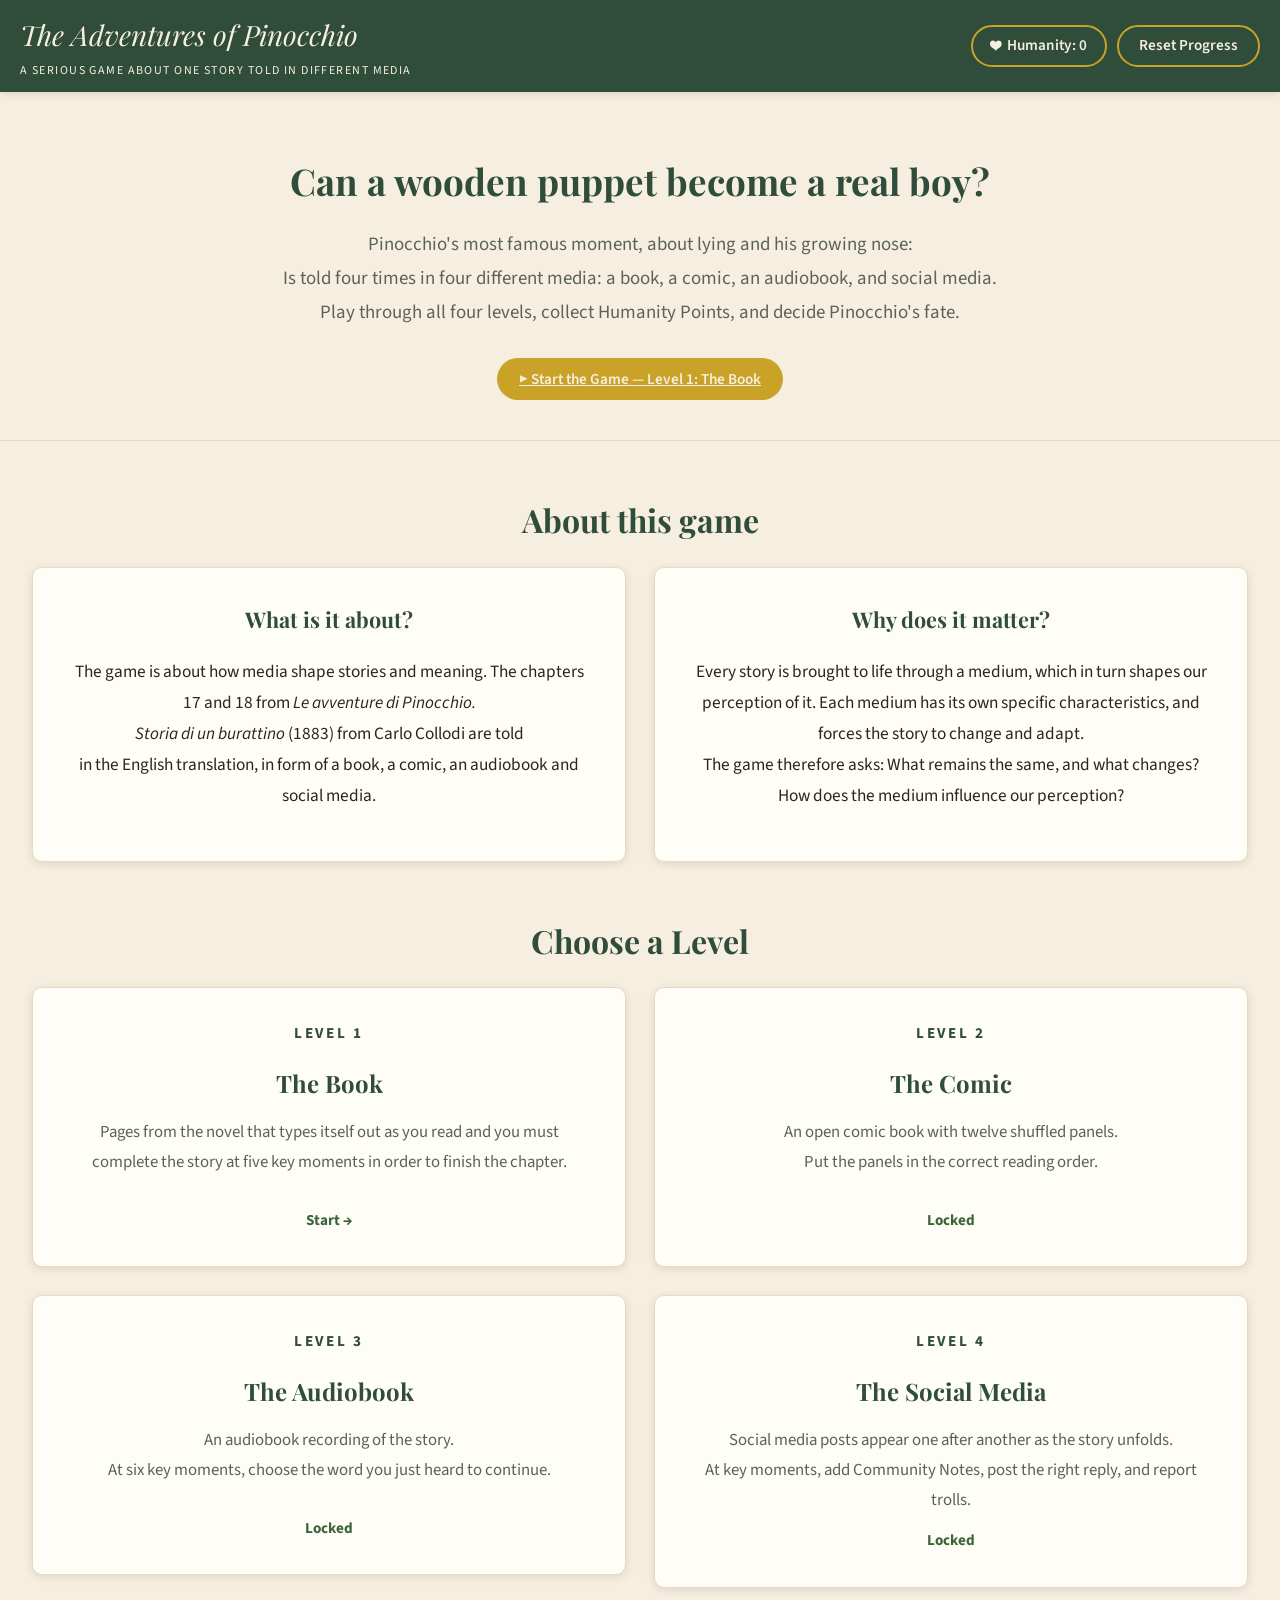
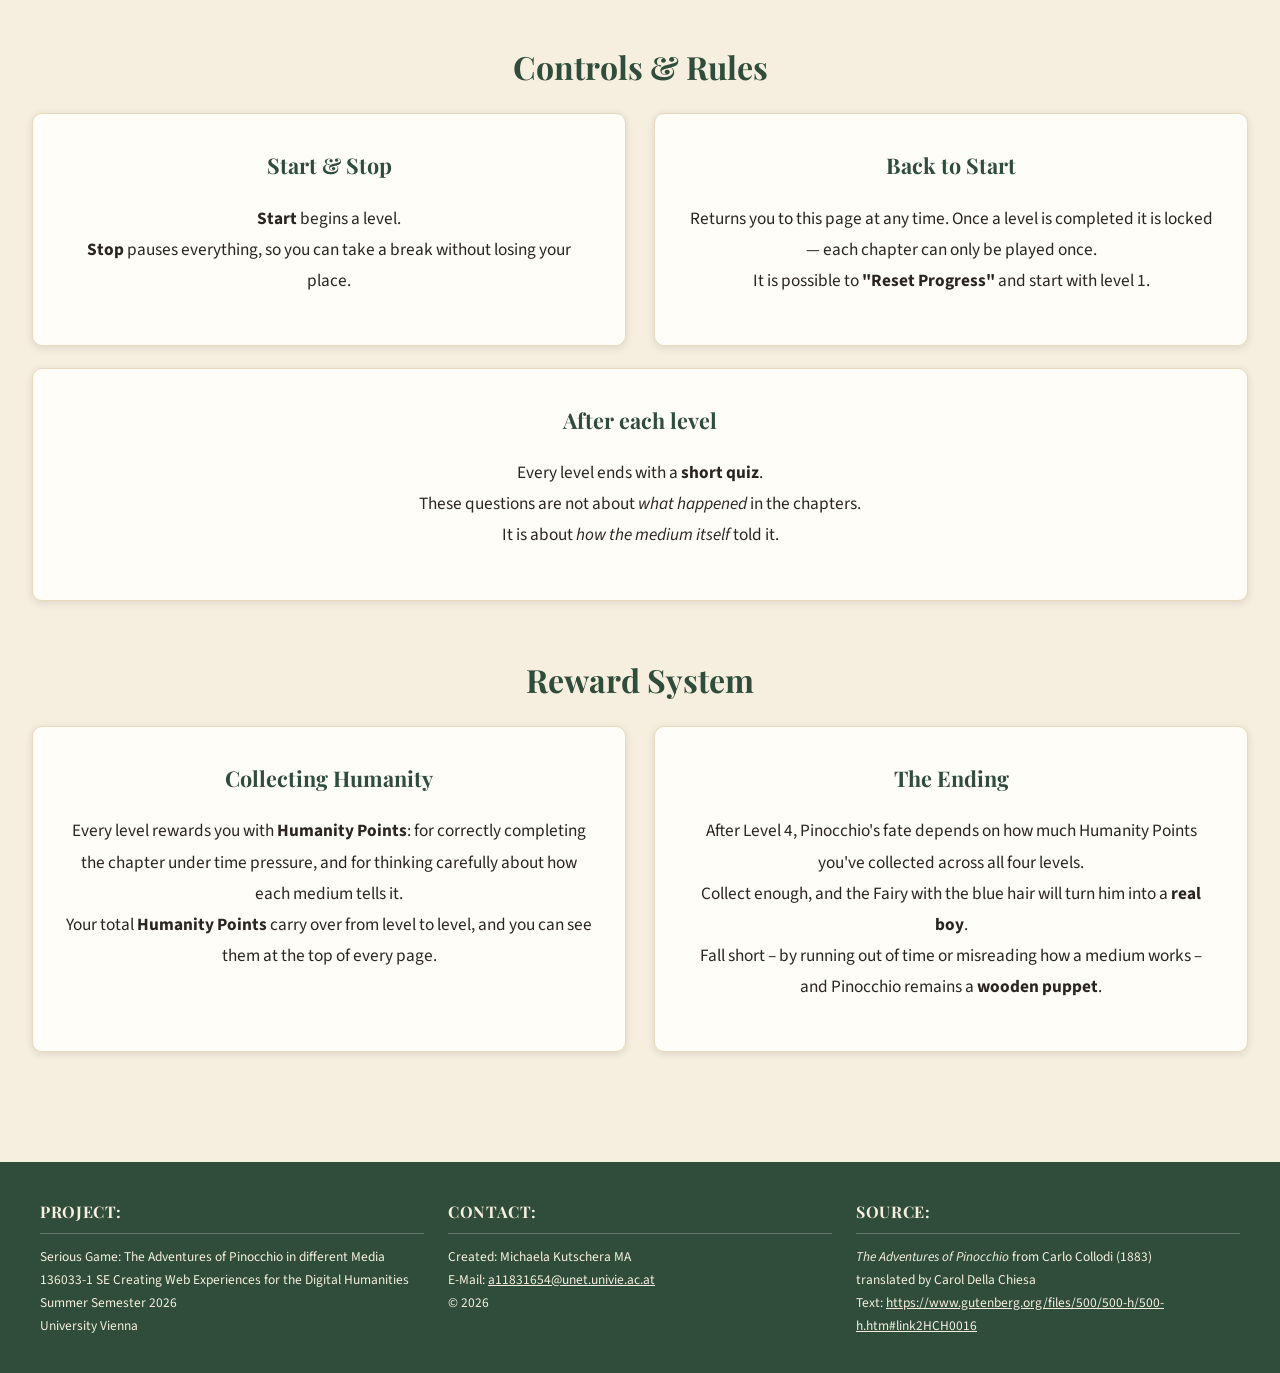
<file: index.html>
<!DOCTYPE html>
<html lang="en">
<head>
  <meta charset="UTF-8" />
  <meta name="viewport" content="width=device-width, initial-scale=1.0" />
  <title>Pinocchio: One Story, Many Media</title>
  <link rel="preconnect" href="https://fonts.googleapis.com">
  <link href="https://fonts.googleapis.com/css2?family=Lora:ital,wght@0,400;0,600;1,400&family=Playfair+Display:ital,wght@0,700;1,700&family=Source+Sans+3:wght@400;600;700&display=swap" rel="stylesheet">
  <link rel="stylesheet" href="css/style.css" />
</head>
<body>

  <!-- ============ TOP BAR ============ -->
  <header class="top-bar">
    <p class="game-title">
      <em>The Adventures of Pinocchio</em>
      <small>A Serious Game about one Story told in different Media</small>
    </p>
    <div class="top-bar-controls">
      <span class="badge badge-gold"><span class="badge-icon">❤</span> <span id="humanityBadge">Humanity: 0</span></span>
      <button class="btn btn-danger" id="resetBtn" type="button">Reset Progress</button>
    </div>
  </header>

  <!-- ============ HERO ============ -->
  <section class="hero">
    <h1>Can a wooden puppet become a real boy?</h1>
    <p class="lead">
      Pinocchio's most famous moment, about lying and his growing nose: <br/>
      Is told four times in four different media: 
      a book, a comic, an audiobook, and social media.<br/>
      Play through all four levels, collect Humanity Points, and decide Pinocchio's fate.
    </p>
    <div class="hero-actions">
      <a class="btn btn-primary" id="startGameBtn" href="html/level_1.html">▶ Start the Game — Level 1: The Book</a>
    </div>
  </section>

  <main class="page">

    <!-- ============ ABOUT ============ -->
    <section class="block">
      <h2>About this game</h2>
      <div class="two-col">
        <div class="card">
          <h3>What is it about?</h3>
          <p>
            The game is about how media shape stories and meaning.
            The chapters 17 and 18 from <em>Le avventure di Pinocchio.<br/>
            Storia di un burattino</em> (1883) from Carlo Collodi are told<br/>
            in the English translation, in form 
            of a book, a comic, an audiobook and social media. 
          </p>
        </div>
        <div class="card">
          <h3>Why does it matter?</h3>
          <p>
            Every story is brought to life through a medium, which in turn shapes
            our perception of it. Each medium has its own specific characteristics,
            and forces the story to change and adapt.<br/>
            The game therefore asks: What remains the same, and what changes? How does the medium influence our perception? 
          </p>
        </div>
      </div>
    </section>

    <!-- ============ LEVEL OVERVIEW ============ -->
    <section class="block">
      <h2>Choose a Level</h2>
      <div class="level-grid level-grid-2x2" id="levelGrid">

        <div class="level-card-slot">
          <a class="level-card" id="levelCard1" href="html/level_1.html">
            <span class="level-tag">Level 1</span>
            <h3>The Book</h3>
            <p>Pages from the novel that types itself out as you read and you must<br/>
               complete the story at five key moments in order to finish the chapter.</p>
            <span class="level-status" id="levelStatus1">Start &rarr;</span>
          </a>
          <a class="dev-quiz-link hidden" id="devQuizLink1" href="html/level1_quiz.html">Dev: Open Quiz &rarr;</a>
        </div>

        <div class="level-card-slot">
          <a class="level-card" id="levelCard2" href="html/level_2.html">
            <span class="level-tag">Level 2</span>
            <h3>The Comic</h3>
            <p>An open comic book with twelve shuffled panels.<br/>
            Put the panels in the correct reading order.</p>
            <span class="level-status" id="levelStatus2">Locked</span>
          </a>
          <a class="dev-quiz-link hidden" id="devQuizLink2" href="html/level2_quiz.html">Dev: Open Quiz &rarr;</a>
        </div>

        <div class="level-card-slot">
          <a class="level-card" id="levelCard3" href="html/level_3.html">
            <span class="level-tag">Level 3</span>
            <h3>The Audiobook</h3>
            <p>An audiobook recording of the story.<br/>
            At six key moments, choose the word you just heard to continue.
            </p>
            <span class="level-status" id="levelStatus3">Locked</span>
          </a>
          <a class="dev-quiz-link hidden" id="devQuizLink3" href="html/level3_quiz.html">Dev: Open Quiz &rarr;</a>
        </div>

        <div class="level-card-slot">
          <a class="level-card" id="levelCard4" href="html/level_4.html">
            <span class="level-tag">Level 4</span>
            <h3>The Social Media</h3>
            <p>Social media posts appear one after another as the story unfolds.<br/>
            At key moments, add Community Notes, post the right reply, and report trolls.</p>
            <span class="level-status" id="levelStatus4">Locked</span>
          </a>
          <a class="dev-quiz-link hidden" id="devQuizLink4" href="html/level4_quiz.html">Dev: Open Quiz &rarr;</a>
        </div>
      </div>
    </section>

    <!-- ============ CONTROLS ============ -->
    <section class="block">
      <h2>Controls &amp; Rules</h2>
      <div class="level-grid level-grid-2x2" id="levelGrid">
        <div class="card">
          <h3>Start &amp; Stop</h3>
          <p>
            <strong>Start</strong> begins a level.</br>
            <strong>Stop</strong> pauses everything, so you can take a break without
            losing your place.
          </p>
        </div>
        <div class="card">
          <h3>Back to Start</h3>
          <p>
            Returns you to this page at any time. Once a level is completed it is
            locked &mdash; each chapter can only be played once.<br/>
            It is possible to <strong>"Reset Progress"</strong> and start with level 1.
          </p>
        </div>
      </div>
    </div>
      <div class="card card-full" style="margin-top: 22px;">
        <h3>After each level</h3>
        <p>
          Every level ends with a <strong>short quiz</strong>. <br/>
          These questions are not about <em>what happened</em> in the chapters.<br/>
          It is about <em>how the medium itself</em> told it.</p>
      </div>
    </section>

    <!-- ============ HUMANITY/ENDING ============ -->
    <section class="block">
      <h2>Reward System</h2>
      <div class="two-col">
        <div class="card">
          <h3>Collecting Humanity</h3>
          <p>
            Every level rewards you with <strong>Humanity Points</strong>: for
            correctly completing the chapter under time pressure, and for thinking
            carefully about how each medium tells it.<br/>
            Your total <strong>Humanity Points</strong> carry over from level to level,
            and you can see them at the top of every page.
          </p>
        </div>
        <div class="card">
          <h3>The Ending</h3>
          <p>
            After Level 4, Pinocchio's fate depends on how much Humanity Points</br>
            you've collected across all four levels. </br>
            Collect enough, and the Fairy with the blue hair 
            will turn him into a <strong>real boy</strong>. <br/>
            Fall short – by running out  
            of time or misreading how a medium works
            – and Pinocchio remains a <strong>wooden puppet</strong>.
          </p>
        </div>
      </div>
    </section>
  </main>

  <!-- ============ FOOTER ============ -->
  <footer class="site-footer">
    <div class="footer-grid">
      <div class="footer-content">
        <h3>Project:</h3>
        <p>Serious Game: The Adventures of Pinocchio in different Media<br/>
        136033-1 SE Creating Web Experiences for the Digital Humanities<br/>
        Summer Semester 2026<br/>
        University Vienna</p>
        </div>
        <div class="footer-content">
          <h3>Contact:</h3>
          <p> Created: Michaela Kutschera MA<br/>
              E-Mail: <a href="a11831654@unet.univie.ac.at">a11831654@unet.univie.ac.at</a><br>
              &copy; 2026</p>
        </div>
        <div class="footer-content">
          <h3>Source:</h3>
          <p><em>The Adventures of Pinocchio</em> from Carlo Collodi (1883)<br/>
            translated by Carol Della Chiesa <br/>  
            Text: <a href="https://www.gutenberg.org/files/500/500-h/500-h.htm#link2HCH0016">https://www.gutenberg.org/files/500/500-h/500-h.htm#link2HCH0016</a></p>
        </div>
      </div> 
    </div>
  </footer>

<!-- ============ JS. SCRIPT ============ -->
  <script src="js/script.js"></script>
  <script>
    renderHumanityBadge("humanityBadge");

    document.getElementById("resetBtn").addEventListener("click", () => {
      const ok = confirm("Reset all progress and Humanity points? This cannot be undone.");
      if (ok) {
        resetAllProgress();
        renderHumanityBadge("humanityBadge");
        updateLevelCards();
        updateHeroCTA();
      }
    });

    /* ---------------------------------------------------------
       Level lock/unlock state
       A level is:
       - "completed"  if its *Completed flag is true
       - "unlocked"   if it's not completed but the previous
                       level is completed.
       - "locked"     otherwise
       --------------------------------------------------------- */
    function updateLevelCards() {
      const completedFlags = [
        true, // Level 1 has no prerequisite -> always unlocked
        localStorage.getItem("pinocchio_level1Completed") === "true",
        localStorage.getItem("pinocchio_level2Completed") === "true",
        localStorage.getItem("pinocchio_level3Completed") === "true"
      ];
      const ownCompleted = [
        localStorage.getItem("pinocchio_level1Completed") === "true",
        localStorage.getItem("pinocchio_level2Completed") === "true",
        localStorage.getItem("pinocchio_level3Completed") === "true",
        localStorage.getItem("pinocchio_level4Completed") === "true"
      ];

      const BUILT_LEVELS = 4;

      for (let i = 1; i <= 4; i++) {
        const card   = document.getElementById("levelCard" + i);
        const status = document.getElementById("levelStatus" + i);
        const prereqMet = completedFlags[i - 1] || (DEV_MODE && i <= BUILT_LEVELS);
        const isDone    = ownCompleted[i - 1];

        card.classList.remove("locked", "unlocked", "completed");

        if (isDone) {
          card.classList.add("completed");
          status.textContent = "Completed \u2713";
        } else if (prereqMet) {
          card.classList.add("unlocked");
          status.textContent = (i === 1 ? "Start" : "Play") + " \u2192";
        } else {
          card.classList.add("locked");
          status.textContent = "Locked";
          card.removeAttribute("href");
        }

        const devQuizLink = document.getElementById("devQuizLink" + i);
        if (devQuizLink) devQuizLink.classList.toggle("hidden", !DEV_MODE);
      }
    }

    /* ---------------------------------------------------------
       Dynamic hero call-to-action
       Points to the first level that is not yet completed
       (i.e. "continue where you left off"), or congratulates
       the player if all built levels are done.
       --------------------------------------------------------- */
    function updateHeroCTA() {
      const heroBtn = document.getElementById("startGameBtn");
      const levels = [
        { id: 1, completed: localStorage.getItem("pinocchio_level1Completed") === "true", href: "html/level_1.html", label: "Level 1: The Book" },
        { id: 2, completed: localStorage.getItem("pinocchio_level2Completed") === "true", href: "html/level_2.html", label: "Level 2: The Comic" },        
        { id: 3, completed: localStorage.getItem("pinocchio_level3Completed") === "true", href: "html/level_3.html", label: "Level 3: The Audiobook" },
        { id: 4, completed: localStorage.getItem("pinocchio_level4Completed") === "true", href:"html/level_4.html", label: "Level 4: Social Media"}
      ];

      const next = levels.find(l => !l.completed);

      if (!next) {
        /* everything currently available has been completed */
        heroBtn.textContent = "\u25B6 Replay Level 1: The Book";
        heroBtn.href = "html/level_1.html";
        return;
      }

      const anyStarted = levels.some(l => l.completed);
      heroBtn.textContent = anyStarted
        ? `\u25B6 Continue \u2014 ${next.label}`
        : `\u25B6 Start the Game \u2014 ${next.label}`;
      heroBtn.href = next.href;
    }

    updateHeroCTA();
    updateLevelCards();
  </script>
</body>
</html>
</file>
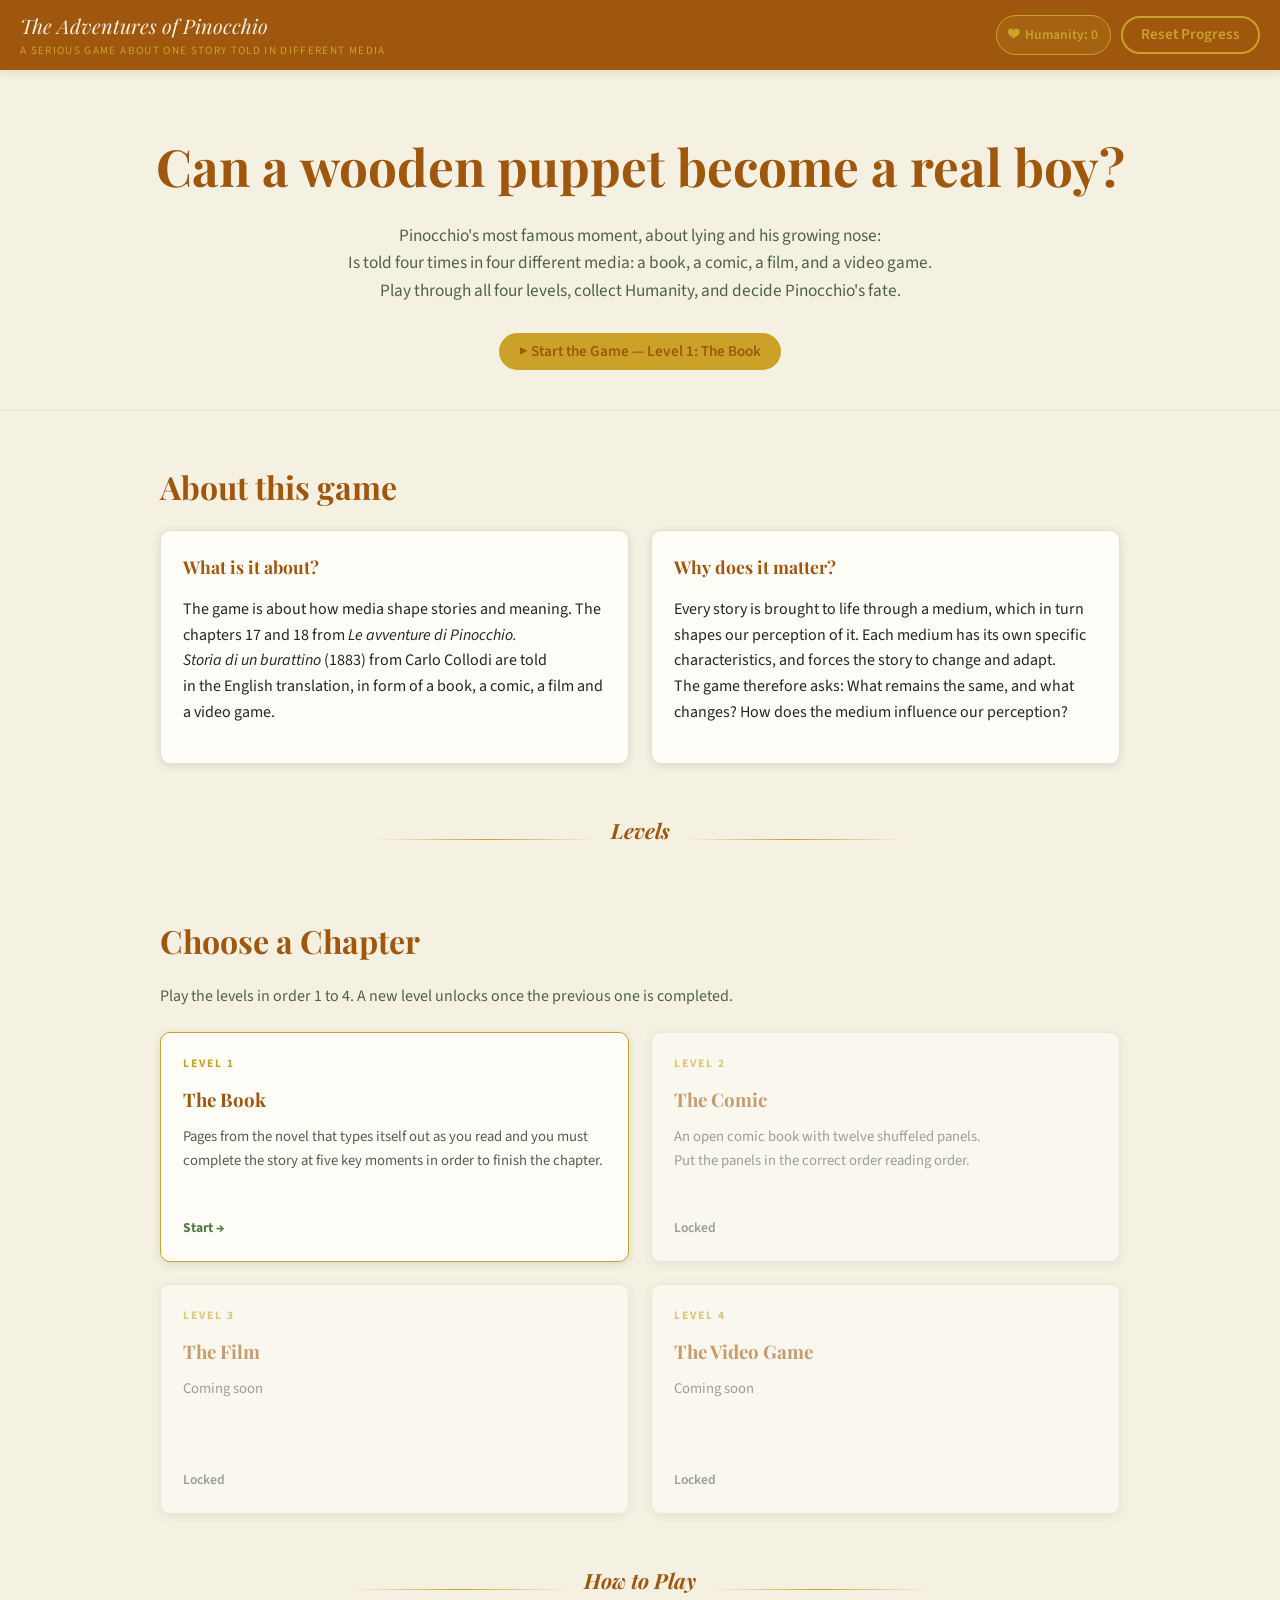
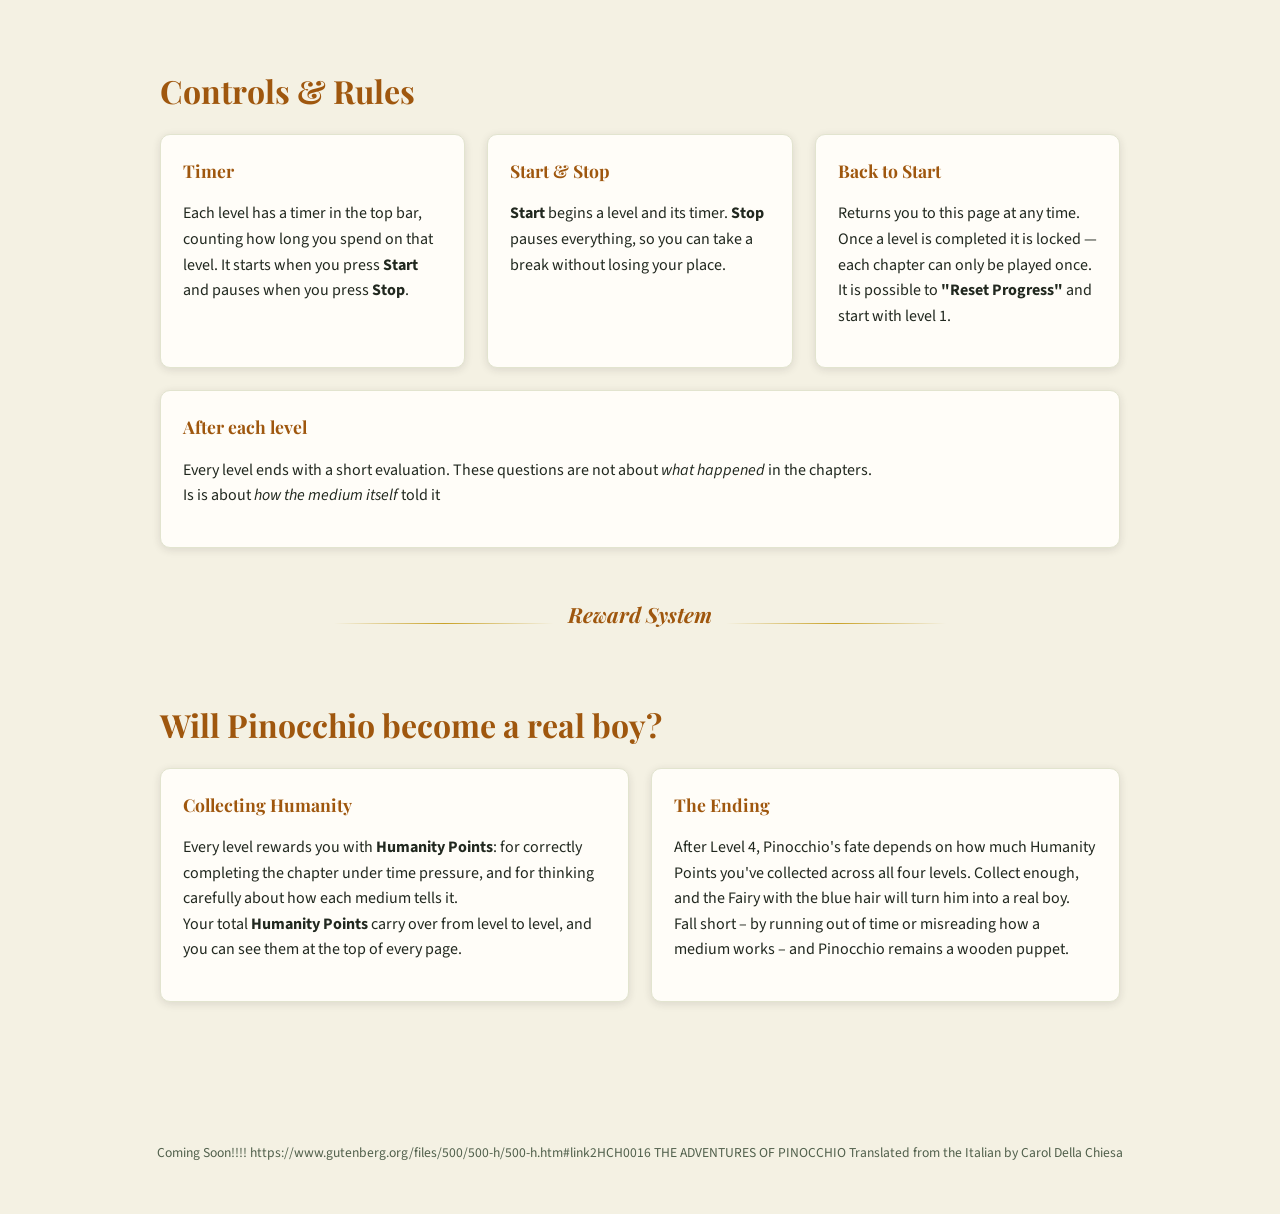
<file: html/index.html>
<!DOCTYPE html>
<html lang="en">
<head>
  <meta charset="UTF-8" />
  <meta name="viewport" content="width=device-width, initial-scale=1.0" />
  <title>Pinocchio: One Story, Many Media</title>
  <link rel="preconnect" href="https://fonts.googleapis.com">
  <link href="https://fonts.googleapis.com/css2?family=Lora:ital,wght@0,400;0,600;1,400&family=Playfair+Display:ital,wght@0,700;1,700&family=Source+Sans+3:wght@400;600;700&display=swap" rel="stylesheet">
  <link rel="stylesheet" href="style.css" />
</head>
<body>

  <!-- ============ TOP BAR ============ -->
  <header class="top-bar">
    <p class="game-title">
      <em>The Adventures of Pinocchio</em>
      <small>A Serious Game about one Story told in different Media</small>
    </p>
    <div class="top-bar-controls">
      <span class="badge badge-gold"><span class="badge-icon">❤</span> <span id="humanityBadge">Humanity: 0</span></span>
      <button class="btn btn-danger" id="resetBtn" type="button">Reset Progress</button>
    </div>
  </header>

  <!-- ============ HERO ============ -->
  <section class="hero">
    <h1>Can a wooden puppet become a real boy?</h1>
    <p class="lead">
      Pinocchio's most famous moment, about lying and his growing nose: <br/>
      Is told four times in four different media: 
      a book, a comic, a film, and a video game.<br/>
      Play through all four levels, collect Humanity, and decide Pinocchio's fate.
    </p>
    <div class="hero-actions">
      <a class="btn btn-primary" id="startGameBtn" href="level_1.html">▶ Start the Game — Level 1: The Book</a>
    </div>
  </section>

  <main class="page">

    <!-- ============ ABOUT ============ -->
    <section class="block">
      <h2>About this game</h2>
      <div class="two-col">
        <div class="card">
          <h3>What is it about?</h3>
          <p>
            The game is about how media shape stories and meaning.
            The chapters 17 and 18 from <em>Le avventure di Pinocchio.<br/>
            Storia di un burattino</em> (1883) from Carlo Collodi are told<br/>
            in the English translation, in form 
            of a book, a comic, a film and a video game. 
          </p>
        </div>
        <div class="card">
          <h3>Why does it matter?</h3>
          <p>
           Every story is brought to life through a medium, which in turn shapes
          our perception of it. Each medium has its own specific characteristics,
          and forces the story to change and adapt.<br/>
          The game therefore asks: What remains the same, and what changes? How does the medium influence our perception? 
          </p>
        </div>
      </div>
    </section>

    <div class="thread-divider"><span><h2>Levels</h2></span></div>

    <!-- ============ LEVEL OVERVIEW ============ -->
    <section class="block">
      <h2>Choose a Chapter</h2>
      <p style="max-width: 680px; color: var(--ink-soft); margin-bottom: 22px;">
        Play the levels in order 1 to 4. A new level unlocks once the previous one is completed.
      </p>
      <div class="level-grid level-grid-2x2" id="levelGrid">

        <a class="level-card" id="levelCard1" href="level_1.html">
          <span class="level-tag">Level 1</span>
          <h3>The Book</h3>
          <p>Pages from the novel that types itself out as you read and you must<br/>
             complete the story at five key moments in order to finish the chapter.</p>
          <span class="level-status" id="levelStatus1">Start &rarr;</span>
        </a>

        <a class="level-card" id="levelCard2" href="level_2.html">
          <span class="level-tag">Level 2</span>
          <h3>The Comic</h3>
          <p>An open comic book with twelve shuffeled panels.<br/>
          Put the panels in the correct order reading order.</p>
          <span class="level-status" id="levelStatus2">Locked</span>
        </a>

        <a class="level-card" id="levelCard3" href="level_3.html">
          <span class="level-tag">Level 3</span>
          <h3>The Film</h3>
          <p>Coming soon</p>
          <span class="level-status" id="levelStatus3">Locked</span>
        </a>

        <a class="level-card" id="levelCard4" href="level_4.html">
          <span class="level-tag">Level 4</span>
          <h3>The Video Game</h3>
          <p>Coming soon</p>
          <span class="level-status" id="levelStatus4">Locked</span>
        </a>

      </div>
    </section>

    <div class="thread-divider"><span><h2>How to Play</h2></span></div>

    <!-- ============ CONTROLS ============ -->
    <section class="block">
      <h2>Controls &amp; Rules</h2>
      <div class="three-col">
        <div class="card">
          <h3>Timer</h3>
          <p>
            Each level has a timer in the top bar, counting how long you spend on that
            level. It starts when you press <strong>Start</strong> and pauses when
            you press <strong>Stop</strong>.
          </p>
        </div>
        <div class="card">
          <h3>Start &amp; Stop</h3>
          <p>
            <strong>Start</strong> begins a level and its timer.
            <strong>Stop</strong> pauses everything, so you can take a break without
            losing your place.
          </p>
        </div>
        <div class="card">
          <h3>Back to Start</h3>
          <p>
            Returns you to this page at any time. Once a level is completed it is
            locked &mdash; each chapter can only be played once.<br/>
            It is possible to <strong>"Reset Progress"</strong> and start with level 1.
          </p>
        </div>
      </div>
      <div class="card card-full" style="margin-top: 22px;">
        <h3>After each level</h3>
        <p>
          Every level ends with a short evaluation. These questions
          are not about <em>what happened</em> in the chapters.<br/>
          Is is about <em>how the medium itself</em> told it</p>
      </div>
    </section>

    <div class="thread-divider"><span><h2>Reward System</h2></span></div>

    <!-- ============ HUMANITY / ENDING ============ -->
    <section class="block">
      <h2>Will Pinocchio become a real boy?</h2>
      <div class="two-col">
        <div class="card">
          <h3>Collecting Humanity</h3>
          <p>
            Every level rewards you with <strong>Humanity Points</strong>: for
            correctly completing the chapter under time pressure, and for thinking
            carefully about how each medium tells it.<br/>
            Your total <strong>Humanity Points</strong> carry over from level to level,
            and you can see them at the top of every page.
          </p>
        </div>
        <div class="card">
          <h3>The Ending</h3>
          <p>
            After Level 4, Pinocchio's fate depends on how much Humanity Points you've
            collected across all four levels. Collect enough, and the Fairy with the blue hair 
            will turn him into a real boy. <br/>
            Fall short – by running out  
            of time or misreading how a medium works
            – and Pinocchio remains a wooden puppet.
          </p>
        </div>
      </div>
    </section>

  </main>

  <footer class="site-footer">
    Coming Soon!!!!
    https://www.gutenberg.org/files/500/500-h/500-h.htm#link2HCH0016
    THE ADVENTURES OF PINOCCHIO
    Translated from the Italian by Carol Della Chiesa
  </footer>

<!-- ============ JS. SCRIPT ============ -->
  <script src="script.js"></script>
  <script>
    renderHumanityBadge("humanityBadge");

    document.getElementById("resetBtn").addEventListener("click", () => {
      const ok = confirm("Reset all progress and Humanity points? This cannot be undone.");
      if (ok) {
        resetAllProgress();
        renderHumanityBadge("humanityBadge");
        updateLevelCards();
        updateHeroCTA();
      }
    });

    /* ---------------------------------------------------------
       Level lock/unlock state
       A level is:
       - "completed"  if its *Completed flag is true
       - "unlocked"   if it's not completed but the previous
                       level IS completed (or it's Level 1)
       - "locked"     otherwise
       --------------------------------------------------------- */
    function updateLevelCards() {
      const completedFlags = [
        true, // Level 1 has no prerequisite -> always unlocked
        localStorage.getItem("pinocchio_level1Completed") === "true",
        localStorage.getItem("pinocchio_level2Completed") === "true",
        localStorage.getItem("pinocchio_level3Completed") === "true"
      ];
      const ownCompleted = [
        localStorage.getItem("pinocchio_level1Completed") === "true",
        localStorage.getItem("pinocchio_level2Completed") === "true",
        localStorage.getItem("pinocchio_level3Completed") === "true",
        localStorage.getItem("pinocchio_level4Completed") === "true"
      ];

      for (let i = 1; i <= 4; i++) {
        const card   = document.getElementById("levelCard" + i);
        const status = document.getElementById("levelStatus" + i);
        const prereqMet = completedFlags[i - 1];
        const isDone    = ownCompleted[i - 1];

        card.classList.remove("locked", "unlocked", "completed");

        if (isDone) {
          card.classList.add("completed");
          status.textContent = "Completed \u2713";
        } else if (prereqMet) {
          card.classList.add("unlocked");
          status.textContent = (i === 1 ? "Start" : "Play") + " \u2192";
        } else {
          card.classList.add("locked");
          status.textContent = "Locked";
          card.removeAttribute("href");
        }
      }
    }

    /* ---------------------------------------------------------
       Dynamic hero call-to-action
       Points to the first level that is not yet completed
       (i.e. "continue where you left off"), or congratulates
       the player if all built levels are done.
       --------------------------------------------------------- */
    function updateHeroCTA() {
      const heroBtn = document.getElementById("startGameBtn");
      const levels = [
        { id: 1, completed: localStorage.getItem("pinocchio_level1Completed") === "true", href: "level_1.html", label: "Level 1: The Book" },
        { id: 2, completed: localStorage.getItem("pinocchio_level2Completed") === "true", href: "level_2.html", label: "Level 2: The Comic" }
        /* Level 3 & 4 added here once their pages exist */
      ];

      const next = levels.find(l => !l.completed);

      if (!next) {
        /* everything currently available has been completed */
        heroBtn.textContent = "\u25B6 Replay Level 1: The Book";
        heroBtn.href = "level_1.html";
        return;
      }

      const anyStarted = levels.some(l => l.completed);
      heroBtn.textContent = anyStarted
        ? `\u25B6 Continue \u2014 ${next.label}`
        : `\u25B6 Start the Game \u2014 ${next.label}`;
      heroBtn.href = next.href;
    }

    updateHeroCTA();
    updateLevelCards();
  </script>
</body>
</html>
</file>
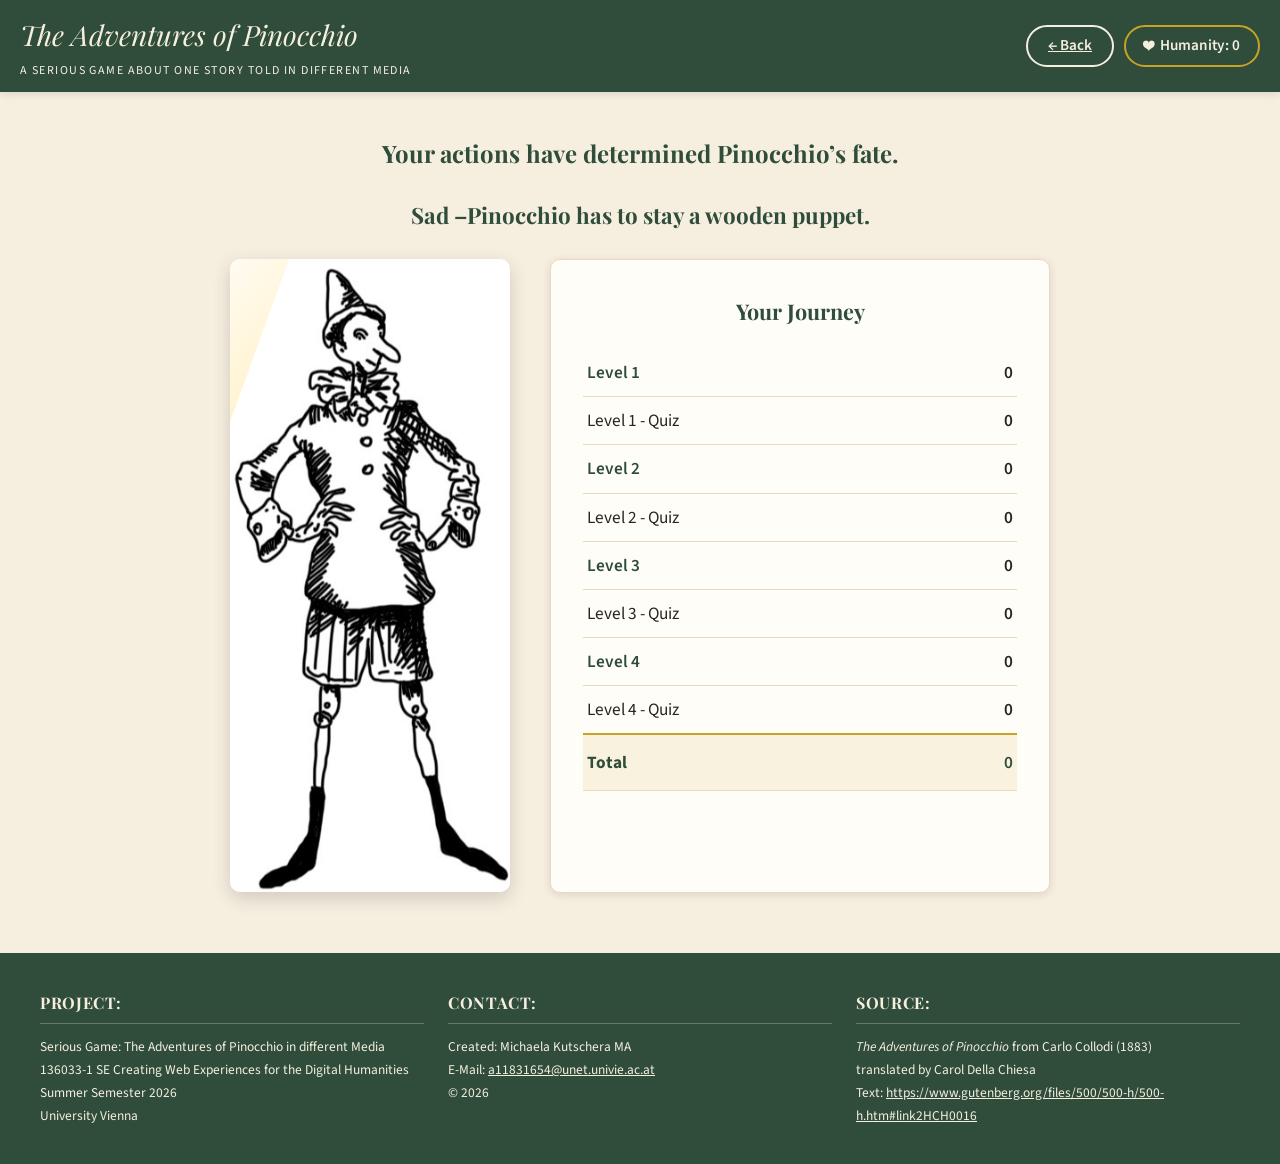
<file: html/final.html>
<!DOCTYPE html>
<html lang="en">
<head>
  <meta charset="UTF-8" />
  <meta name="viewport" content="width=device-width, initial-scale=1.0" />
  <title>Pinocchio: One Story, Many Media</title>
  <link rel="preconnect" href="https://fonts.googleapis.com">
  <link href="https://fonts.googleapis.com/css2?family=Lora:ital,wght@0,400;0,600;1,400&family=Playfair+Display:ital,wght@0,700;1,700&family=Source+Sans+3:wght@400;600;700&display=swap" rel="stylesheet">
  <link rel="stylesheet" href="../css/style.css" />
  <link rel="stylesheet" href="../css/final.css" />
</head>
<body>

<!-- ============ TOP BAR ============ -->
  <header class="top-bar">
    <p class="game-title">
      <em>The Adventures of Pinocchio</em>
      <small>A Serious Game about one Story told in different Media</small>
    </p>
    <div class="top-bar-controls">
    <a class="btn btn-secondary" href="../index.html" id="backBtn">&larr; Back</a>
    <span class="badge badge-gold"><span class="badge-icon">❤</span> <span id="humanityBadge">Humanity: 0</span></span>
    </div>
  </header>

  <main>
    <section class="final-screen">
      <h1>Your actions have determined Pinocchio’s fate.</h1>

      <!--Caption + image + table appear together, delayed after the heading-->
      <div class="final-reveal" id="final-figures">
        <p class="stage-caption stage-puppet">Sad –Pinocchio has to stay a wooden puppet.</p>
        <p class="stage-caption stage-hybrid">Oh no – not quite there yet.</p>
        <p class="stage-caption stage-human">Congratulations – Pinocchio became a real boy!</p>

        <div class="final-row">
          <div class="stage-img-wrap stage-puppet">
            <img src="../images/Woodenpuppet.jpg" class="stage-img" alt="Pinocchio remains a wooden puppet">
          </div>
          <div class="stage-img-wrap stage-hybrid">
            <img src="../images/Hybrid.jpg" class="stage-img" alt="Pinocchio is halfway between puppet and boy">
          </div>
          <div class="stage-img-wrap stage-human">
            <img src="../images/Human.jpg" class="stage-img" alt="Pinocchio has become a real boy">
          </div>

          <div class="final-summary">
            <h2>Your Journey</h2>
            <table>
              <tr class="level-row"><td>Level 1</td><td id="l1-puzzle">–</td></tr>
              <tr class="quiz-row"><td>Level 1 - Quiz</td><td id="l1-quiz">–</td></tr>
              <tr class="level-row"><td>Level 2</td><td id="l2-puzzle"></td></tr>
              <tr class="quiz-row"><td>Level 2 - Quiz</td><td id="l2-quiz">–</td></tr>
              <tr class="level-row"><td>Level 3</td><td id="l3-puzzle">–</td></tr>
              <tr class="quiz-row"><td>Level 3 - Quiz</td><td id="l3-quiz">–</td></tr>
              <tr class="level-row"><td>Level 4</td><td id="l4-puzzle">–</td></tr>
              <tr class="quiz-row"><td>Level 4 - Quiz</td><td id="l4-quiz">–</td></tr>
              <tr class="total-row"><td>Total</td><td id="total-score">–</td></tr>
            </table>
          </div>
        </div>
      </div>
    </section>
  </main>


    <!-- ============ FOOTER ============ -->
  <footer class="site-footer">
    <div class="footer-grid">
      <div class="footer-content">
        <h3>Project:</h3>
        <p>Serious Game: The Adventures of Pinocchio in different Media<br/>
        136033-1 SE Creating Web Experiences for the Digital Humanities<br/>
        Summer Semester 2026<br/>
        University Vienna</p>
        </div>
        <div class="footer-content">
          <h3>Contact:</h3>
          <p> Created: Michaela Kutschera MA<br/>
              E-Mail: <a href="a11831654@unet.univie.ac.at">a11831654@unet.univie.ac.at</a><br>
              &copy; 2026</p>
        </div>
        <div class="footer-content">
          <h3>Source:</h3>
          <p><em>The Adventures of Pinocchio</em> from Carlo Collodi (1883)<br/>
            translated by Carol Della Chiesa <br/>  
            Text: <a href="https://www.gutenberg.org/files/500/500-h/500-h.htm#link2HCH0016">https://www.gutenberg.org/files/500/500-h/500-h.htm#link2HCH0016</a></p>
        </div>
      </div> 
    </div>
  </footer>

<!-- ============ JS. SCRIPTS ============ -->
  <script src="../js/script.js"></script>
  <script>
    renderHumanityBadge("humanityBadge");
    renderSummaryTable();
    renderFinalStage();
  </script>
</body>
</html>
</file>
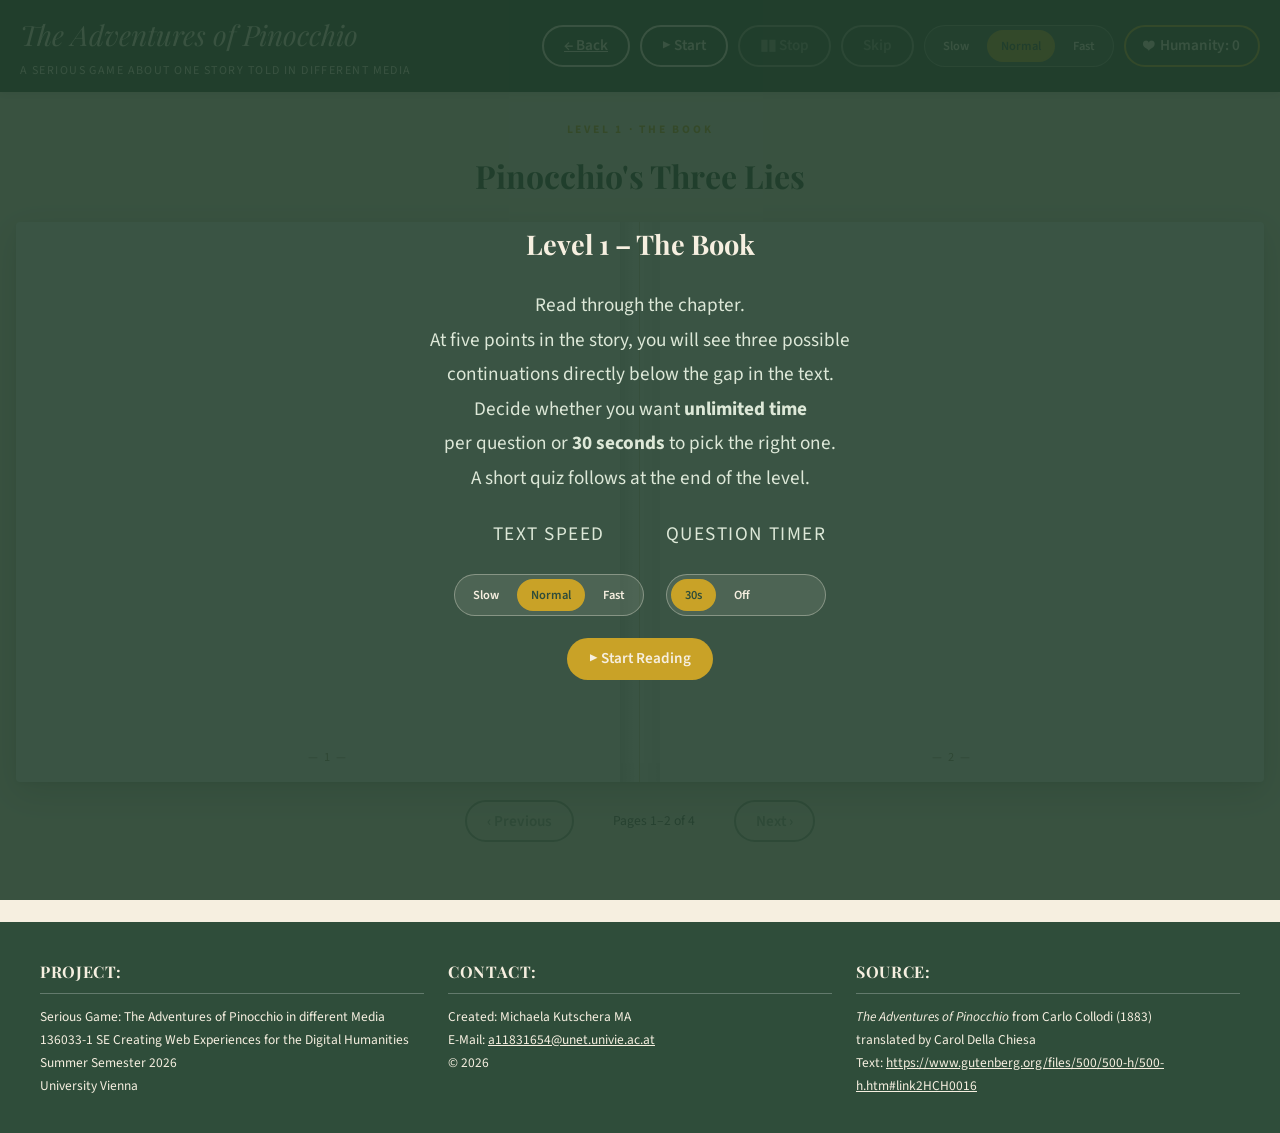
<file: html/level1_quiz.html>
<!DOCTYPE html>
<html lang="en">
<head>
  <meta charset="UTF-8" />
  <meta name="viewport" content="width=device-width, initial-scale=1.0" />
  <title>Level 1 · Quiz — Pinocchio: One Story, Many Media</title>
  <link rel="preconnect" href="https://fonts.googleapis.com">
  <link href="https://fonts.googleapis.com/css2?family=Lora:ital,wght@0,400;0,600;1,400&family=Playfair+Display:ital,wght@0,700;1,700&family=Source+Sans+3:wght@400;600;700&display=swap" rel="stylesheet">
  <link rel="stylesheet" href="../css/style.css" />
  <link rel="stylesheet" href="../css/quiz.css" />
</head>
<body class="quiz-body">

  <!-- ============ TOP BAR ============ -->
  <header class="top-bar">
    <p class="game-title">
      <em>The Adventures of Pinocchio</em>
      <small>A Serious Game about one Story told in different Media</small>
    </p>
    <div class="top-bar-controls">
      <a class="btn btn-secondary" href="../index.html" id="backBtn">&larr; Back</a>
      <span class="badge badge-gold"><span class="badge-icon">❤</span> <span id="humanityBadge">Humanity: 0</span></span>
    </div>
  </header>

  <main class="quiz-stage">
    <div class="quiz-card">
      <h2>Thinking about the Book as a Medium</h2>
      <p class="quiz-progress" id="progressText">Question 1 of 4</p>

      <div class="quiz-steps">

        <!-- Question 1 -->
        <div class="quiz-step active" data-qid="q1">
          <p class="q-text">1. How does this chapter let you know that Pinocchio's nose is growing?</p>
          <div class="quiz-options">
            <button class="option-btn" data-value="a">The illustrations that accompany level 1 show the nose getting longer and longer, so it
              pictures rather than describes what's happening.
            </button>
            <button class="option-btn" data-value="b">The narrator describes the nose becoming longer, because of Pinocchio's lies.</button> <!--Correct-->
            <button class="option-btn" data-value="c">The Fairy, comment on the nose in their spoken dialogue, so the player learn about it through what
              the characters say than through the narrator.
            </button>
          </div>
        </div>

        <!-- Question 2 -->
        <div class="quiz-step" data-qid="q2">
          <p class="q-text">2. How does a book let readers know what a character feels or thinks on the inside?</p>
          <div class="quiz-options">
            <button class="option-btn" data-value="a">Through a first-person narration where Pinocchio himself tells the whole story.
              So readers read his thoughts directly.
            </button>
            <button class="option-btn" data-value="b">Through detailed descriptions of exactly what is happening inside the character's mind
              at every moment, as if the reader were inside his head.</button>
            <button class="option-btn" data-value="c">Through a narrator's words and the character's dialogue and actions.
              Readers only know what the narrator tell them or what the character says and does.</button> <!--Correct-->
          </div>
        </div>

        <!-- Question 3 -->
        <div class="quiz-step" data-qid="q3">
          <p class="q-text">3. This level contains two illustrations across four pages. What does this tell us about how illustrations work in a book?</p>
          <div class="quiz-options">
            <button class="option-btn" data-value="a">A book does not need illustrations at all.</button>
            <button class="option-btn" data-value="b">A book uses illustrations, as occasional support for the reader's imagination.</button> <!--Correct-->
            <button class="option-btn" data-value="c">A book has always illustrations to support the reader's imagination.</button>
          </div>
        </div>

        <!-- Question 4 -->
        <div class="quiz-step" data-qid="q4">
          <p class="q-text">4. The text says Pinocchio "the Marionette mourned for hours" over his nose. Compared to e.g. a film, how does a book handle a moment like this?</p>
          <div class="quiz-options">
            <button class="option-btn" data-value="a">A book cannot describe the passing of time at all, only single actions.</button> <!--Correct-->
            <button class="option-btn" data-value="b">A book shows every minute of the crying in real time, exactly like a film would.</button>
            <button class="option-btn" data-value="c">A book can sum up hours of crying in a single sentence; a film would usually have to show that time passing on screen.</button>
          </div>
        </div>

        <!-- RESULTS -->
        <div class="quiz-step" data-qid="results">
          <div class="quiz-results" id="resultsContent">
            <!-- filled in by quiz.js -->
          </div>
        </div>

      </div>

      <div class="quiz-nav" id="quizNav">
        <!-- Previous-Button only active in dev mode. -->
        <button class="btn btn-light" id="prevBtn" type="button">&larr; Previous</button>
        <button class="btn btn-primary" id="nextBtn" type="button" disabled>Next &rarr;</button>
      </div>
    </div>
  </main>

  <!-- ============ FOOTER ============ -->
  <footer class="site-footer">
    <div class="footer-grid">
      <div class="footer-content">
        <h3>Project:</h3>
        <p>Serious Game: The Adventures of Pinocchio in different Media<br/>
        136033-1 SE Creating Web Experiences for the Digital Humanities<br/>
        Summer Semester 2026<br/>
        University Vienna</p>
        </div>
        <div class="footer-content">
          <h3>Contact:</h3>
          <p> Created: Michaela Kutschera MA<br/>
              E-Mail: <a href="a11831654@unet.univie.ac.at">a11831654@unet.univie.ac.at</a><br>
              &copy; 2026</p>
        </div>
        <div class="footer-content">
          <h3>Source:</h3>
          <p><em>The Adventures of Pinocchio</em> from Carlo Collodi (1883)<br/>
            translated by Carol Della Chiesa <br/>  
            Text: <a href="https://www.gutenberg.org/files/500/500-h/500-h.htm#link2HCH0016">https://www.gutenberg.org/files/500/500-h/500-h.htm#link2HCH0016</a></p>
        </div>
      </div> 
    </div>
  </footer>
  
<!-- ============ JS. SCRIPTS ============ -->
  <script src="../js/script.js"></script>
  <script src="../js/quiz1.js"></script>
</body>
</html>
</file>
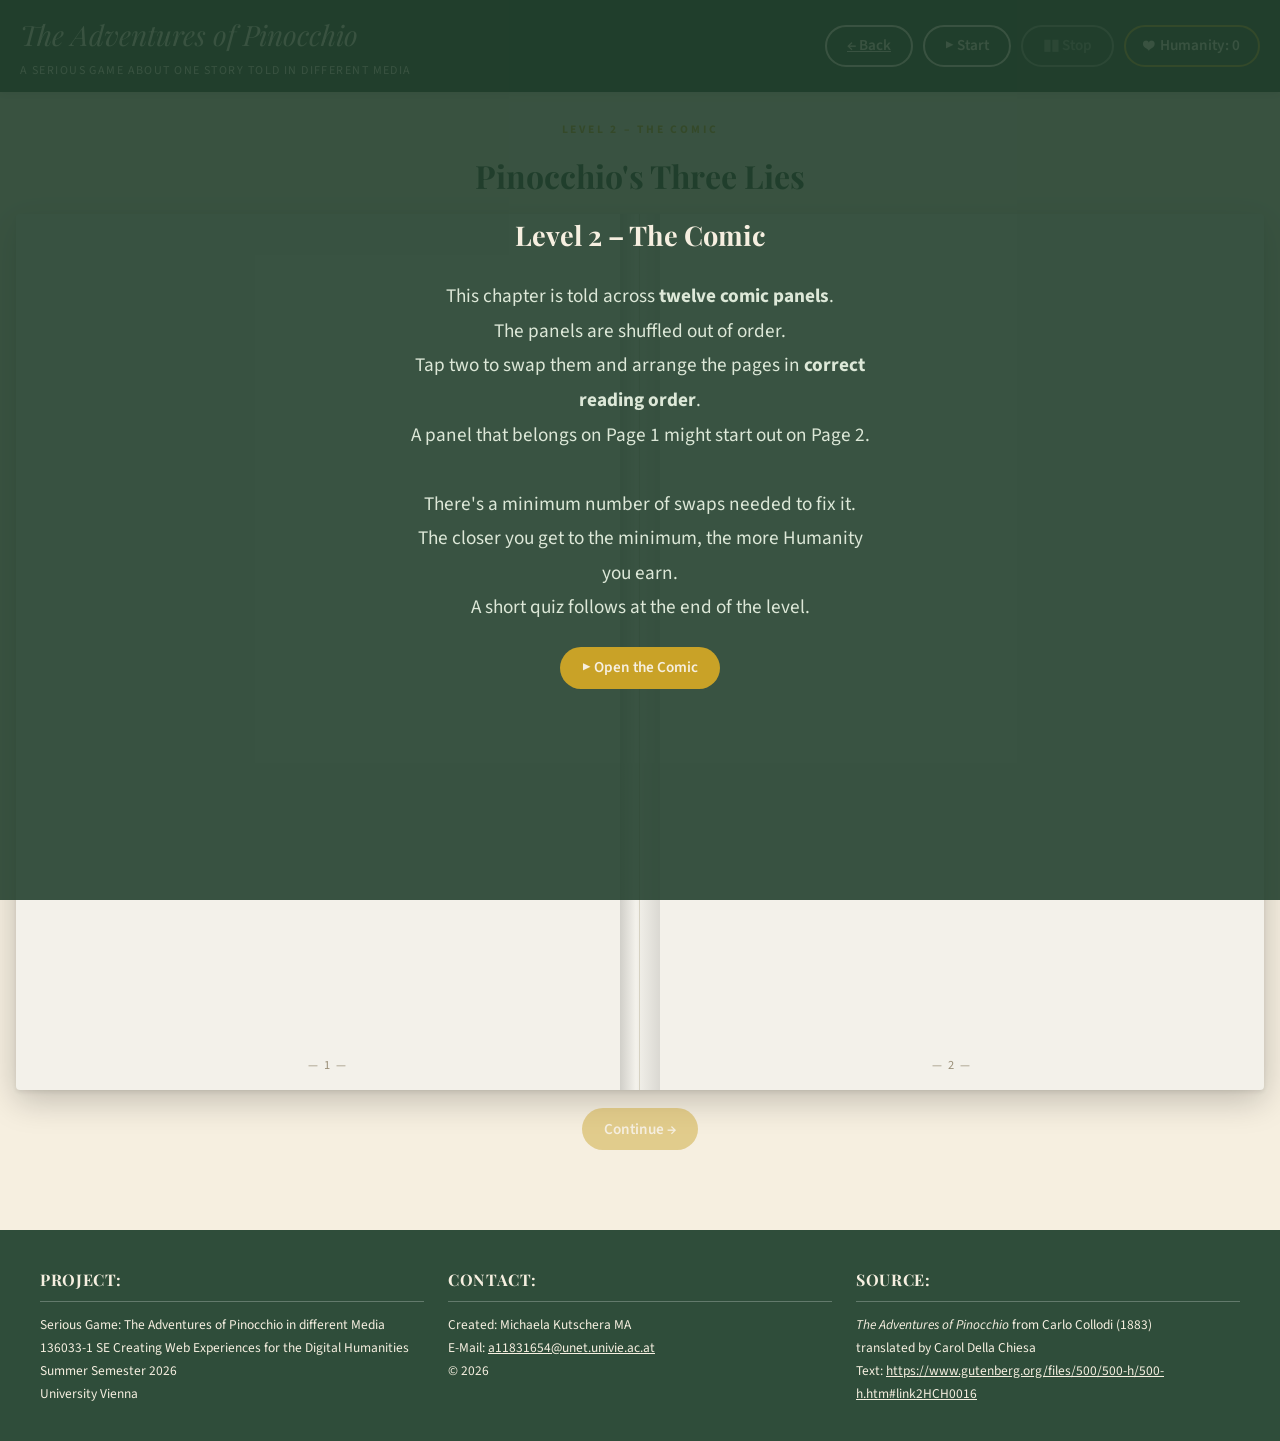
<file: html/level2_quiz.html>
<!DOCTYPE html>
<html lang="en">
<head>
  <meta charset="UTF-8" />
  <meta name="viewport" content="width=device-width, initial-scale=1.0" />
  <title>Level 2 · Quiz — Pinocchio: One Story, Many Media</title>
  <link rel="preconnect" href="https://fonts.googleapis.com">
  <link href="https://fonts.googleapis.com/css2?family=Bangers&family=Lora:ital,wght@0,400;0,600;1,400&family=Playfair+Display:ital,wght@0,700;1,700&family=Source+Sans+3:wght@400;600;700&display=swap" rel="stylesheet">
  <link rel="stylesheet" href="../css/style.css" />
  <link rel="stylesheet" href="../css/quiz.css" />
</head>
<body class="quiz-body">

  <!-- ============ TOP BAR ============ -->
  <header class="top-bar">
    <p class="game-title">
      <em>The Adventures of Pinocchio</em>
      <small>A Serious Game about one Story told in different Media</small>
    </p>
    <div class="top-bar-controls">
            <a class="btn btn-secondary" href="../index.html" id="backBtn">&larr; Back</a>
      <span class="badge badge-gold"><span class="badge-icon">❤</span> <span id="humanityBadge">Humanity: 0</span></span>
    </div>
  </header>

  <main class="quiz-stage">
    <div class="quiz-card">
      <h2>Thinking about the Comic as a Medium</h2>
      <p class="quiz-progress" id="progressText">Question 1 of 4</p>

      <div class="quiz-steps">

        <!-- Question 1 -->
        <div class="quiz-step active" data-qid="q1">
          <p class="q-text">1. In Level 1, Pinocchio's nose growing was described in words. How does the comic show the same idea?</p>
          <div class="quiz-options">
            <button class="option-btn" data-value="a">It doesn't show it at all and the comic skips the lying scene completely.</button>
            <button class="option-btn" data-value="b">It uses the exact same paragraph of text as the book, just printed inside a panel.</button>
            <button class="option-btn" data-value="c">It draws the nose getting longer panel by panel, so you see the change.</button> <!-- Correct -->
          </div>
        </div>

        <!-- Question 2 -->
        <div class="quiz-step" data-qid="q2">
          <p class="q-text">2. To put the panels in the correct order, what did you mostly rely on?</p>
          <div class="quiz-options">
            <button class="option-btn" data-value="a">The order things happen in the story &mdash; what logically comes before or after.</button> <!-- Correct -->
            <button class="option-btn" data-value="b">Guessing, because the panels gave no clues about the sequence.</button>
            <button class="option-btn" data-value="c">Combining knowledge from level 1 with the new visual input.</button>
          </div>
        </div>

        <!-- Question 3 -->
        <div class="quiz-step" data-qid="q3">
          <p class="q-text">3. A book is read in a fixed order. A comic page is different because&hellip;</p>
          <div class="quiz-options">
            <button class="option-btn" data-value="a">…a comic has no order at all and can be read starting from any panel.</button>
            <button class="option-btn" data-value="b">…the panels are arranged in a grid, so the reader's eye has to follow a visual layout.</button> <!-- Correct -->
            <button class="option-btn" data-value="c">…comics never use grids, only splash panels.</button>
          </div>
        </div>

        <!-- Question 4 -->
         <div class="quiz-step" data-qid="q4">
          <p class="q-text">4. A comic has no narrator explaining things directly. How does a comic show what a character feels or thinks on the inside?</p>
          <div class="quiz-options">
            <button class="option-btn" data-value="a">Through drawn facial expressions, body language, or motion lines that visually
              show a character's emotional state. </button> <!-- Correct -->
            <button class="option-btn" data-value="b">Through printed captions in every panel that explain exactly what the character is feeling.</button>
            <button class="option-btn" data-value="c">A comic cannot show inner feelings at all. Readers can only guess based on what happen in the story.</button>
          </div>
        </div>

        <!-- RESULTS -->
        <div class="quiz-step" data-qid="results">
          <div class="quiz-results" id="resultsContent">
            <!-- filled in by quiz2.js -->
          </div>
        </div>

      </div>

      <div class="quiz-nav" id="quizNav">
        <!-- Previous-Button only active in dev mode. -->
        <button class="btn btn-light" id="prevBtn" type="button">&larr; Previous</button>
        <button class="btn btn-primary" id="nextBtn" type="button" disabled>Next &rarr;</button>
      </div>
    </div>
  </main>

  <!-- ============ FOOTER ============ -->
  <footer class="site-footer">
    <div class="footer-grid">
      <div class="footer-content">
        <h3>Project:</h3>
        <p>Serious Game: The Adventures of Pinocchio in different Media<br/>
        136033-1 SE Creating Web Experiences for the Digital Humanities<br/>
        Summer Semester 2026<br/>
        University Vienna</p>
        </div>
        <div class="footer-content">
          <h3>Contact:</h3>
          <p> Created: Michaela Kutschera MA<br/>
              E-Mail: <a href="a11831654@unet.univie.ac.at">a11831654@unet.univie.ac.at</a><br>
              &copy; 2026</p>
        </div>
        <div class="footer-content">
          <h3>Source:</h3>
          <p><em>The Adventures of Pinocchio</em> from Carlo Collodi (1883)<br/>
            translated by Carol Della Chiesa <br/>  
            Text: <a href="https://www.gutenberg.org/files/500/500-h/500-h.htm#link2HCH0016">https://www.gutenberg.org/files/500/500-h/500-h.htm#link2HCH0016</a></p>
        </div>
      </div> 
    </div>
  </footer>

<!-- ============ JS. SCRIPTS ============ -->
  <script src="../js/script.js"></script>
  <script src="../js/quiz2.js"></script>
</body>
</html>
</file>
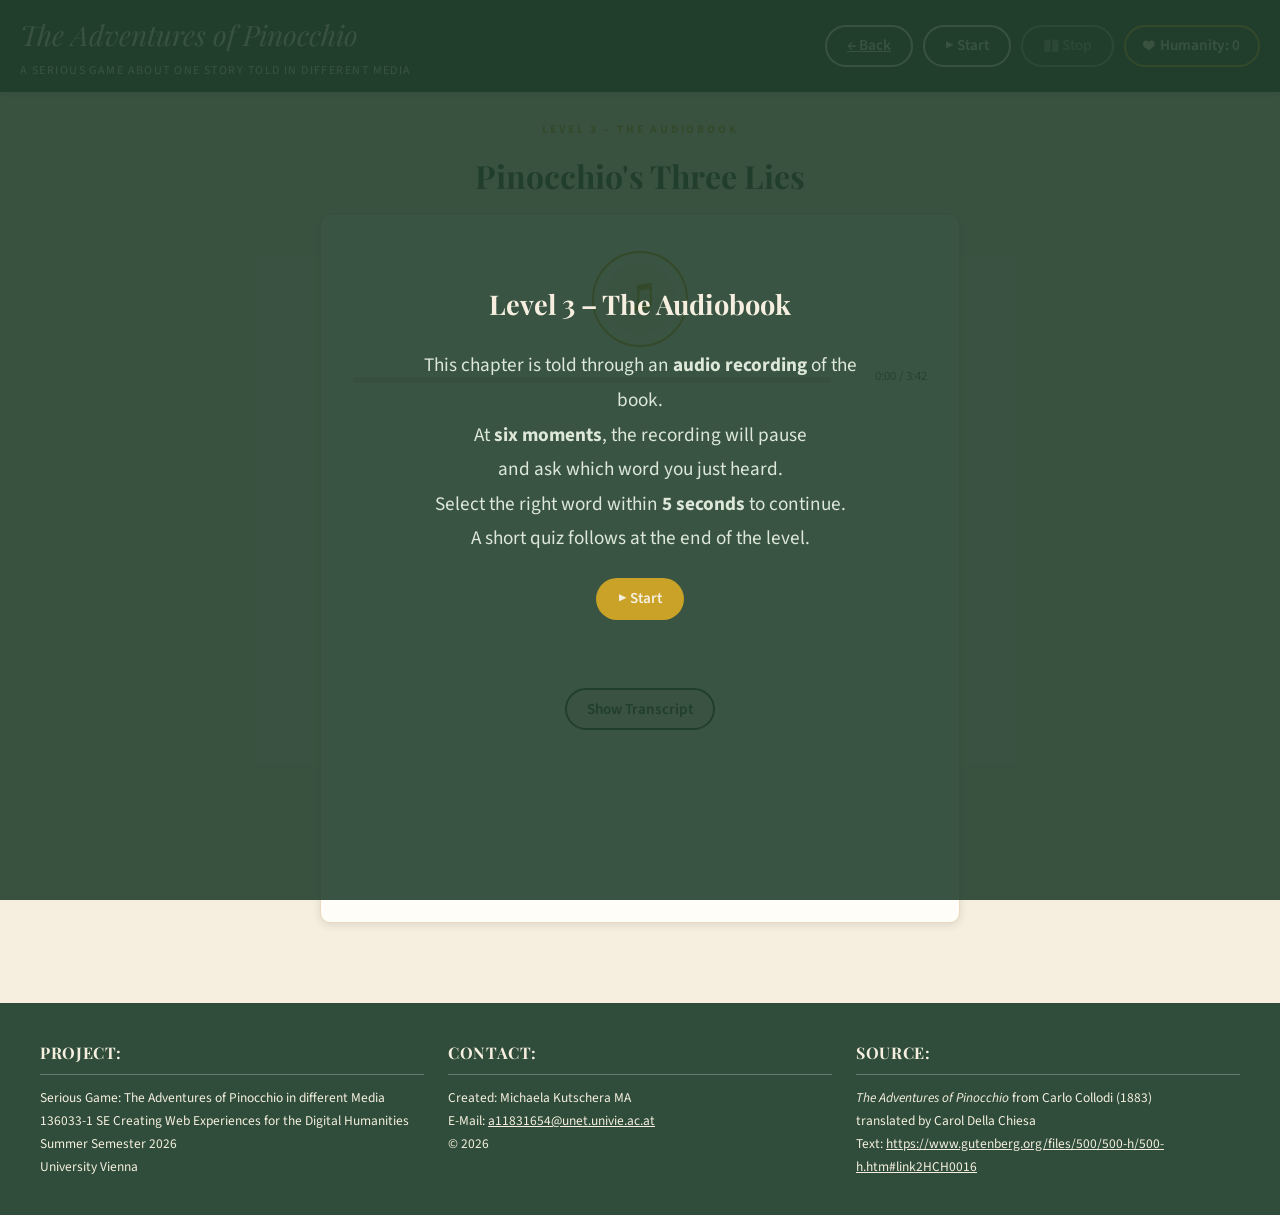
<file: html/level3_quiz.html>
<!DOCTYPE html>
<html lang="en">
<head>
  <meta charset="UTF-8" />
  <meta name="viewport" content="width=device-width, initial-scale=1.0" />
  <title>Level 3 · Quiz — Pinocchio: One Story, Many Media</title>
  <link rel="preconnect" href="https://fonts.googleapis.com">
  <link href="https://fonts.googleapis.com/css2?family=Lora:ital,wght@0,400;0,600;1,400&family=Playfair+Display:ital,wght@0,700;1,700&family=Source+Sans+3:wght@400;600;700&display=swap" rel="stylesheet">
  <link rel="stylesheet" href="../css/style.css" />
  <link rel="stylesheet" href="../css/quiz.css" />
</head>
<body class="quiz-body">

  <!-- ============ TOP BAR ============ -->
  <header class="top-bar">
    <p class="game-title">
      <em>The Adventures of Pinocchio</em>
      <small>A Serious Game about one Story told in different Media</small>
    </p>
    <div class="top-bar-controls">
      <a class="btn btn-secondary" href="../index.html" id="backBtn">&larr; Back</a>
      <span class="badge badge-gold"><span class="badge-icon">❤</span> <span id="humanityBadge">Humanity: 0</span></span>
    </div>
  </header>

  <main class="quiz-stage">
    <div class="quiz-card">
      <h2>Thinking about the Audiobook as a Medium</h2>
      <p class="quiz-progress" id="progressText">Question 1 of 4</p>

      <div class="quiz-steps">
        <!-- Question 1 -->
        <div class="quiz-step active" data-qid="q1">
            <p class="q-text">1. In level 1 Pinocchio's growing nose was described in words, in level 2 shown as images. How does the audiobook show the same idea?</p>
            <div class="quiz-options">
                <button class="option-btn" data-value="a">Through a sound effect, like a creaking or stretching noise, whenever the nose grows.</button>
                <button class="option-btn" data-value="b">Through a small illustration that appears next to the audio player each time the nose grows.</button>
                <button class="option-btn" data-value="c">It doesn't show it visually at all. You only hear the narrator describe it, the same way the book does.</button> <!--Correct-->

            </div>
        </div>

        <!-- Question 2 -->
        <div class="quiz-step" data-qid="q2">
          <p class="q-text">2. When the recording paused and asked you to pick the word you had just heard, what did you rely on most?</p>
          <div class="quiz-options">
            <button class="option-btn" data-value="a">Rewinding the recording to listen again before answering.</button>
            <button class="option-btn" data-value="b">Your memory of the sentence you had just heard, since the checkpoint only showed word choices.</button><!--Correct-->
            <button class="option-btn" data-value="c">Guessing at random, since the checkpoint gave no clues about the missing word.</button>
          </div>
        </div>

        <!-- Question 3 -->
        <div class="quiz-step" data-qid="q3">
          <p class="q-text">3. An audiobook is different because&hellip;</p>
          <div class="quiz-options">
            <button class="option-btn" data-value="a">... it comes with a searchable transcript, so you can jump straight to any word without listening to the recording.</button>
            <button class="option-btn" data-value="b">... it is only audible in one direction and there is no possibility to rewind.</button><!--Correct-->
            <button class="option-btn" data-value="c">... it is stoppable at any time to answer the checkpoint.</button>
          </div>
        </div>

        <!-- Question 4 -->
        <div class="quiz-step" data-qid="q4">
          <p class="q-text">4. A book and comic let you read at your own pace, pausing whenever you like. How is listening to the audiobook different?</p>
          <div class="quiz-options">
            <button class="option-btn" data-value="a">The recording sets the pace and it keeps moving forward in real time.</button> <!--Correct-->
            <button class="option-btn" data-value="b">It's exactly the same: you can pause and think for as long as you like at any point.</button>
            <button class="option-btn" data-value="c">It's always slower than reading, because the rate of speech is not adjustable.</button>
          </div>
        </div>

        <!-- RESULTS -->
        <div class="quiz-step" data-qid="results">
          <div class="quiz-results" id="resultsContent">
            <!-- filled in by quiz.js -->
          </div>
        </div>

      </div>

      <div class="quiz-nav" id="quizNav">
        <!-- Previous-Button only active in dev mode. -->
        <button class="btn btn-light" id="prevBtn" type="button">&larr; Previous</button>
        <button class="btn btn-primary" id="nextBtn" type="button" disabled>Next &rarr;</button>
      </div>
    </div>
  </main>

  <!-- ============ FOOTER ============ -->
  <footer class="site-footer">
    <div class="footer-grid">
      <div class="footer-content">
        <h3>Project:</h3>
        <p>Serious Game: The Adventures of Pinocchio in different Media<br/>
        136033-1 SE Creating Web Experiences for the Digital Humanities<br/>
        Summer Semester 2026<br/>
        University Vienna</p>
        </div>
        <div class="footer-content">
          <h3>Contact:</h3>
          <p> Created: Michaela Kutschera MA<br/>
              E-Mail: <a href="a11831654@unet.univie.ac.at">a11831654@unet.univie.ac.at</a><br>
              &copy; 2026</p>
        </div>
        <div class="footer-content">
          <h3>Source:</h3>
          <p><em>The Adventures of Pinocchio</em> from Carlo Collodi (1883)<br/>
            translated by Carol Della Chiesa <br/>  
            Text: <a href="https://www.gutenberg.org/files/500/500-h/500-h.htm#link2HCH0016">https://www.gutenberg.org/files/500/500-h/500-h.htm#link2HCH0016</a></p>
        </div>
      </div> 
    </div>
  </footer>
  
<!-- ============ JS. SCRIPTS ============ -->
  <script src="../js/script.js"></script>
  <script src="../js/quiz3.js"></script>
</body>
</html>
</file>
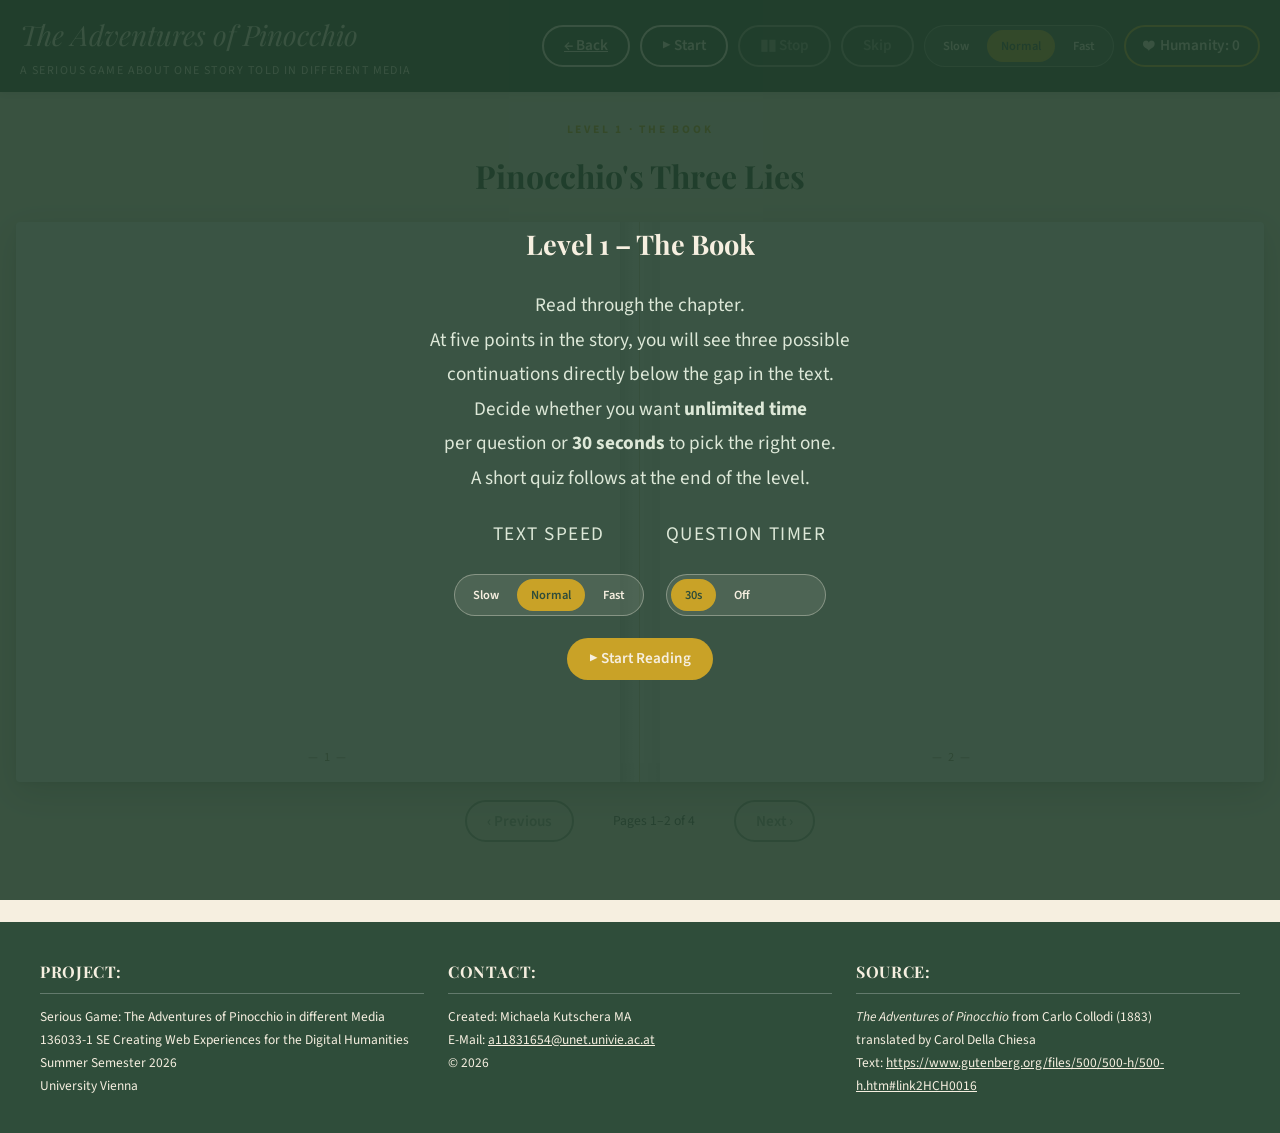
<file: html/level_1.html>
<!DOCTYPE html>
<html lang="en">
<head>
  <meta charset="UTF-8" />
  <meta name="viewport" content="width=device-width, initial-scale=1.0" />
  <title>Level 1 · The Book — Pinocchio: One Story, Many Media</title>
  <link rel="preconnect" href="https://fonts.googleapis.com">
  <link href="https://fonts.googleapis.com/css2?family=Lora:ital,wght@0,400;0,600;1,400&family=Playfair+Display:ital,wght@0,700;1,700&family=Source+Sans+3:wght@400;600;700&display=swap" rel="stylesheet">
  <link rel="stylesheet" href="../css/style.css" />
  <link rel="stylesheet" href="../css/level1.css" />
</head>
<body>
  <!-- ============ TOP BAR ============ -->
  <header class="top-bar">
    <p class="game-title">
      <em>The Adventures of Pinocchio</em>
      <small>A Serious Game about one Story told in different Media</small>
    </p>
    <div class="top-bar-controls">
      <a class="btn btn-secondary" href="../index.html" id="backBtn">&larr; Back</a>
      <button class="btn btn-secondary" id="startBtn" type="button">&#9654; Start</button>
      <button class="btn btn-secondary" id="stopBtn"  type="button" disabled>&#9646;&#9646; Stop</button>
      <!--Skip-Button: Immediately displaying the paragraphs-->
      <button class="btn btn-secondary" id="skipBtn" type="button" disabled>Skip</button>
      <!--3-level speed control for the text's appearance-->
        <div class="speed-group" id="speedGroup">
        <button class="btn btn-light speed-btn" type="button" data-speed="slow">Slow</button>
        <button class="btn btn-light speed-btn active" type="button" data-speed="normal">Normal</button>
        <button class="btn btn-light speed-btn" type="button" data-speed="fast">Fast</button>
      </div>
      <!--On/Off-Button for the Question Timer-->
      <span class="badge badge-gold"><span class="badge-icon">&#10084;</span> <span id="humanityBadge">Humanity: 0</span></span>
    </div>
  </header>

  <main class="book-stage">
  <!-- Level heading -->
    <div class="chapter-heading">
      <p class="chapter-eyebrow">Level 1 &middot; The Book</p>
        <h1 class="chapter-title">Pinocchio's Three Lies</h1>
    </div>

    <!-- ============ BOOK SPREAD ============ -->
    <div class="book-spread">

      <article class="book-page left" aria-label="Left page">
        <div class="story-text" id="leftPageContent"></div>
        <span class="page-number" id="leftPageNum">&#8212; 1 &#8212;</span>
      </article>

      <article class="book-page right" aria-label="Right page">
        <div class="story-text" id="rightPageContent"></div>
        <span class="page-number" id="rightPageNum">&#8212; 2 &#8212;</span>
      </article>
    </div>

    <!-- ============ PAGE-TURN CONTROLS ============ -->
    <div class="spread-nav">
      <button class="btn btn-light" id="prevSpreadBtn" type="button" disabled>&#8249; Previous</button>
      <span class="spread-indicator" id="spreadIndicator">Pages 1&#8211;2 of 4</span>
      <button class="btn btn-light" id="nextSpreadBtn" type="button" disabled>Next &#8250;</button>
      </div>
  </main>

  <!-- ============ OVERLAYS ============ -->
   <!-- ============ LEVELSTART OVERLAY ============ -->
  <div class="overlay" id="startOverlay">
    <div class="overlay-box">
      <h2>Level 1 – The Book</h2>
      <p>
        Read through the chapter.<br/>
        At five points in the story, you will see three possible<br/>
        continuations directly below the gap in the text.<br/>
        Decide whether you want <strong>unlimited time</strong><br/>
        per question or <strong>30 seconds</strong>
        to pick the right one.<br/>
        A short quiz follows at the end of the level.
      </p>
      <div class="overlay-settings">
        <div class="overlay-setting-group">
          <p class="overlay-setting-label">Text speed</p>
          <div class="speed-group" id="speedGroupOverlay">
            <button class="btn btn-light speed-btn" type="button" data-speed="slow">Slow</button>
            <button class="btn btn-light speed-btn active" type="button" data-speed="normal">Normal</button>
            <button class="btn btn-light speed-btn" type="button" data-speed="fast">Fast</button>
          </div>
        </div>
        <div class="overlay-setting-group">
          <p class="overlay-setting-label">Question timer</p>
          <div class="speed-group" id="qTimerGroupOverlay">
            <button class="btn btn-light qtimer-btn active" type="button" data-enabled="true">30s</button>
            <button class="btn btn-light qtimer-btn" type="button" data-enabled="false">Off</button>
          </div>
        </div>
      </div>
 
      <button class="btn btn-primary" id="overlayStartBtn" type="button">&#9654; Start Reading</button>
    </div>
  </div>

  <!-- ============ OVERLAY PAUSE ============ -->
  <div class="overlay hidden" id="pauseOverlay">
    <div class="overlay-box">
      <h2>Paused</h2>
      <p>The game is paused.</p>
      <button class="btn btn-primary" id="resumeBtn" type="button">&#9654; Resume</button>
    </div>
  </div>

  <!-- ============ FINISH OVERLAY ============ -->
  <div class="overlay hidden" id="finishOverlay">
    <div class="overlay-box">
      <h2>Chapter Complete</h2>
      <p id="finishText"></p>
      <a class="btn btn-primary" id="continueBtn" href="level1_quiz.html">
        Continue &rarr;
      </a>
    </div>
  </div>

  <div class="overlay hidden" id="doneOverlay">
    <div class="overlay-box">
      <h2>Already Completed</h2>
      <p id="doneText">You have already played through this chapter.</p>
      <a class="btn btn-primary" href="../index.html">Return to Start</a>
    </div>
  </div>

  <!-- ============ FOOTER ============ -->
  <footer class="site-footer">
    <div class="footer-grid">
      <div class="footer-content">
        <h3>Project:</h3>
        <p>Serious Game: The Adventures of Pinocchio in different Media<br/>
        136033-1 SE Creating Web Experiences for the Digital Humanities<br/>
        Summer Semester 2026<br/>
        University Vienna</p>
        </div>
        <div class="footer-content">
          <h3>Contact:</h3>
          <p> Created: Michaela Kutschera MA<br/>
              E-Mail: <a href="a11831654@unet.univie.ac.at">a11831654@unet.univie.ac.at</a><br>
              &copy; 2026</p>
        </div>
        <div class="footer-content">
          <h3>Source:</h3>
          <p><em>The Adventures of Pinocchio</em> from Carlo Collodi (1883)<br/>
            translated by Carol Della Chiesa <br/>  
            Text: <a href="https://www.gutenberg.org/files/500/500-h/500-h.htm#link2HCH0016">https://www.gutenberg.org/files/500/500-h/500-h.htm#link2HCH0016</a></p>
        </div>
      </div> 
    </div>
  </footer>

  <script src="../js/script.js"></script>
  <script src="../js/level1.js"></script>
</body>
</html>
</file>
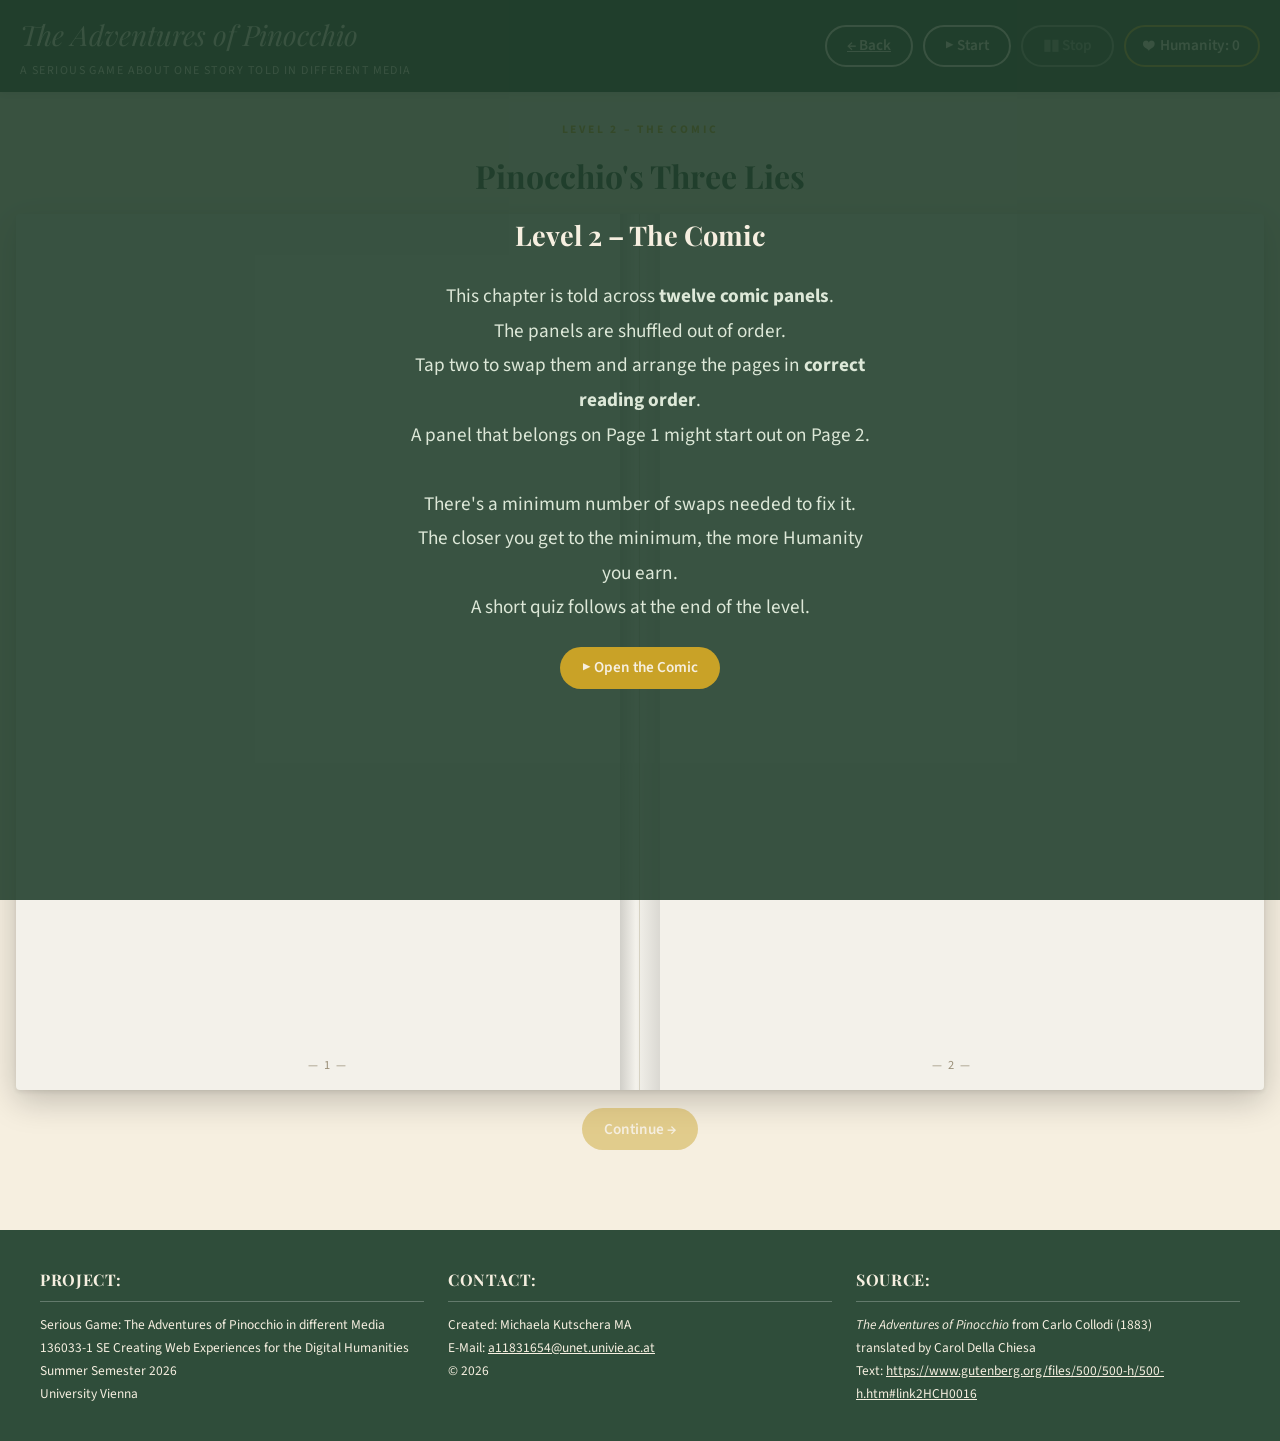
<file: html/level_2.html>
<!DOCTYPE html>
<html lang="en">
<head>
  <meta charset="UTF-8" />
  <meta name="viewport" content="width=device-width, initial-scale=1.0" />
  <title>Level 2 · The Comic — Pinocchio: One Story, Many Media</title>
  <link rel="preconnect" href="https://fonts.googleapis.com">
  <link href="https://fonts.googleapis.com/css2?family=Bangers&family=Lora:ital,wght@0,400;0,600;1,400&family=Playfair+Display:ital,wght@0,700;1,700&family=Source+Sans+3:wght@400;600;700&display=swap" rel="stylesheet">
  <link rel="stylesheet" href="../css//style.css" />
  <link rel="stylesheet" href="../css/level2.css" />
</head>
<body>

<!-- ============ TOP BAR ============ -->
 <header class="top-bar">
    <p class="game-title">
      <em>The Adventures of Pinocchio</em>
      <small>A Serious Game about one Story told in different Media</small>
    </p>
      
    <div class="top-bar-controls">
      <a class="btn btn-secondary" href="../index.html" id="backBtn">&larr; Back</a>
    <button class="btn btn-secondary" id="startBtn" type="button">&#9654; Start</button>
    <button class="btn btn-secondary" id="stopBtn"  type="button" disabled>&#9646;&#9646; Stop</button>
      <span class="badge badge-gold"><span class="badge-icon">&#10084;</span> <span id="humanityBadge">Humanity: 0</span></span>
    </div>
  </header>

  <main class="comic-stage">
    <!-- ============ CHAPTER HEADING ============ -->
    <div class="chapter-heading">
      <p class="chapter-eyebrow">Level 2 – The Comic</p>
      <h1 class="chapter-title">Pinocchio's Three Lies</h1>
  </div>
    
  <!-- ============ OPEN COMIC BOOK SPREAD ============ -->
    <div class="comic-spread">

      <!-- LEFT PAGE: panels 1-6 -->
      <section class="comic-page left" aria-label="Left comic page">
        <div class="panel-grid" id="leftGrid"></div>
        <span class="page-number">&#8212; 1 &#8212;</span>
      </section>

      <!-- RIGHT PAGE: panels 7-12 -->
      <section class="comic-page right" aria-label="Right comic page">
        <div class="panel-grid" id="rightGrid"></div>
        <span class="page-number">&#8212; 2 &#8212;</span>
      </section>
      </div>

    <!-- ============ CONTINUE CONTROL ============ -->
    <div class="spread-nav">
      <button class="btn btn-primary" id="continuePuzzleBtn" type="button" disabled>Continue &rarr;</button>
    </div>
  </main>

  <!-- ============ OVERLAYS ============ -->
  <!-- ============ LEVELSTART OVERLAY ============ -->
  <div class="overlay" id="startOverlay">
    <div class="overlay-box">
      <h2>Level 2 – The Comic</h2>
      <p>
        This chapter is told across <strong>twelve comic panels</strong>.<br/>
        The panels are shuffled out of order.<br/>
        Tap two to swap them and arrange the pages in <strong>correct reading order</strong>.<br/>
        A panel that belongs on Page 1 might start out on Page 2.<br><br>
        There's a minimum number of swaps needed to fix it. The closer you get to the minimum, the more Humanity you earn.<br/>
        A short quiz follows at the end of the level.
      </p>
      <button class="btn btn-primary" id="overlayStartBtn" type="button">&#9654; Open the Comic</button>
    </div>
  </div>

  <!-- ============ OVERLAY PAUSE ============ -->
  <div class="overlay hidden" id="pauseOverlay">
    <div class="overlay-box">
      <h2>Paused</h2>
      <p>The game is paused.</p>
      <button class="btn btn-primary" id="resumeBtn" type="button">&#9654; Resume</button>
    </div>
  </div>

  <!-- ============ FINISH OVERLAY ============ -->
  <div class="overlay hidden" id="finishOverlay">
    <div class="overlay-box">
      <h2>Chapter Complete</h2>
      <p id="finishText"></p>
      <a class="btn btn-primary" id="continueBtn" href="level2_quiz.html">
        Continue &rarr;
      </a>
    </div>
  </div>

  <div class="overlay hidden" id="doneOverlay">
    <div class="overlay-box">
      <h2>Already Completed</h2>
      <p id="doneText">You have already played through this chapter.</p>
      <a class="btn btn-primary" href="../index.html">Return to Start</a>
    </div>
  </div>

  <!-- ============ FOOTER ============ -->
   <footer class="site-footer">
    <div class="footer-grid">
      <div class="footer-content">
        <h3>Project:</h3>
        <p>Serious Game: The Adventures of Pinocchio in different Media<br/>
        136033-1 SE Creating Web Experiences for the Digital Humanities<br/>
        Summer Semester 2026<br/>
        University Vienna</p>
        </div>
        <div class="footer-content">
          <h3>Contact:</h3>
          <p> Created: Michaela Kutschera MA<br/>
              E-Mail: <a href="a11831654@unet.univie.ac.at">a11831654@unet.univie.ac.at</a><br>
              &copy; 2026</p>
        </div>
        <div class="footer-content">
          <h3>Source:</h3>
          <p><em>The Adventures of Pinocchio</em> from Carlo Collodi (1883)<br/>
            translated by Carol Della Chiesa <br/>  
            Text: <a href="https://www.gutenberg.org/files/500/500-h/500-h.htm#link2HCH0016">https://www.gutenberg.org/files/500/500-h/500-h.htm#link2HCH0016</a></p>
        </div>
      </div> 
    </div>
  </footer>

  <script src="../js/script.js"></script>
  <script src="../js/level2.js"></script>
</body>
</html>
</file>
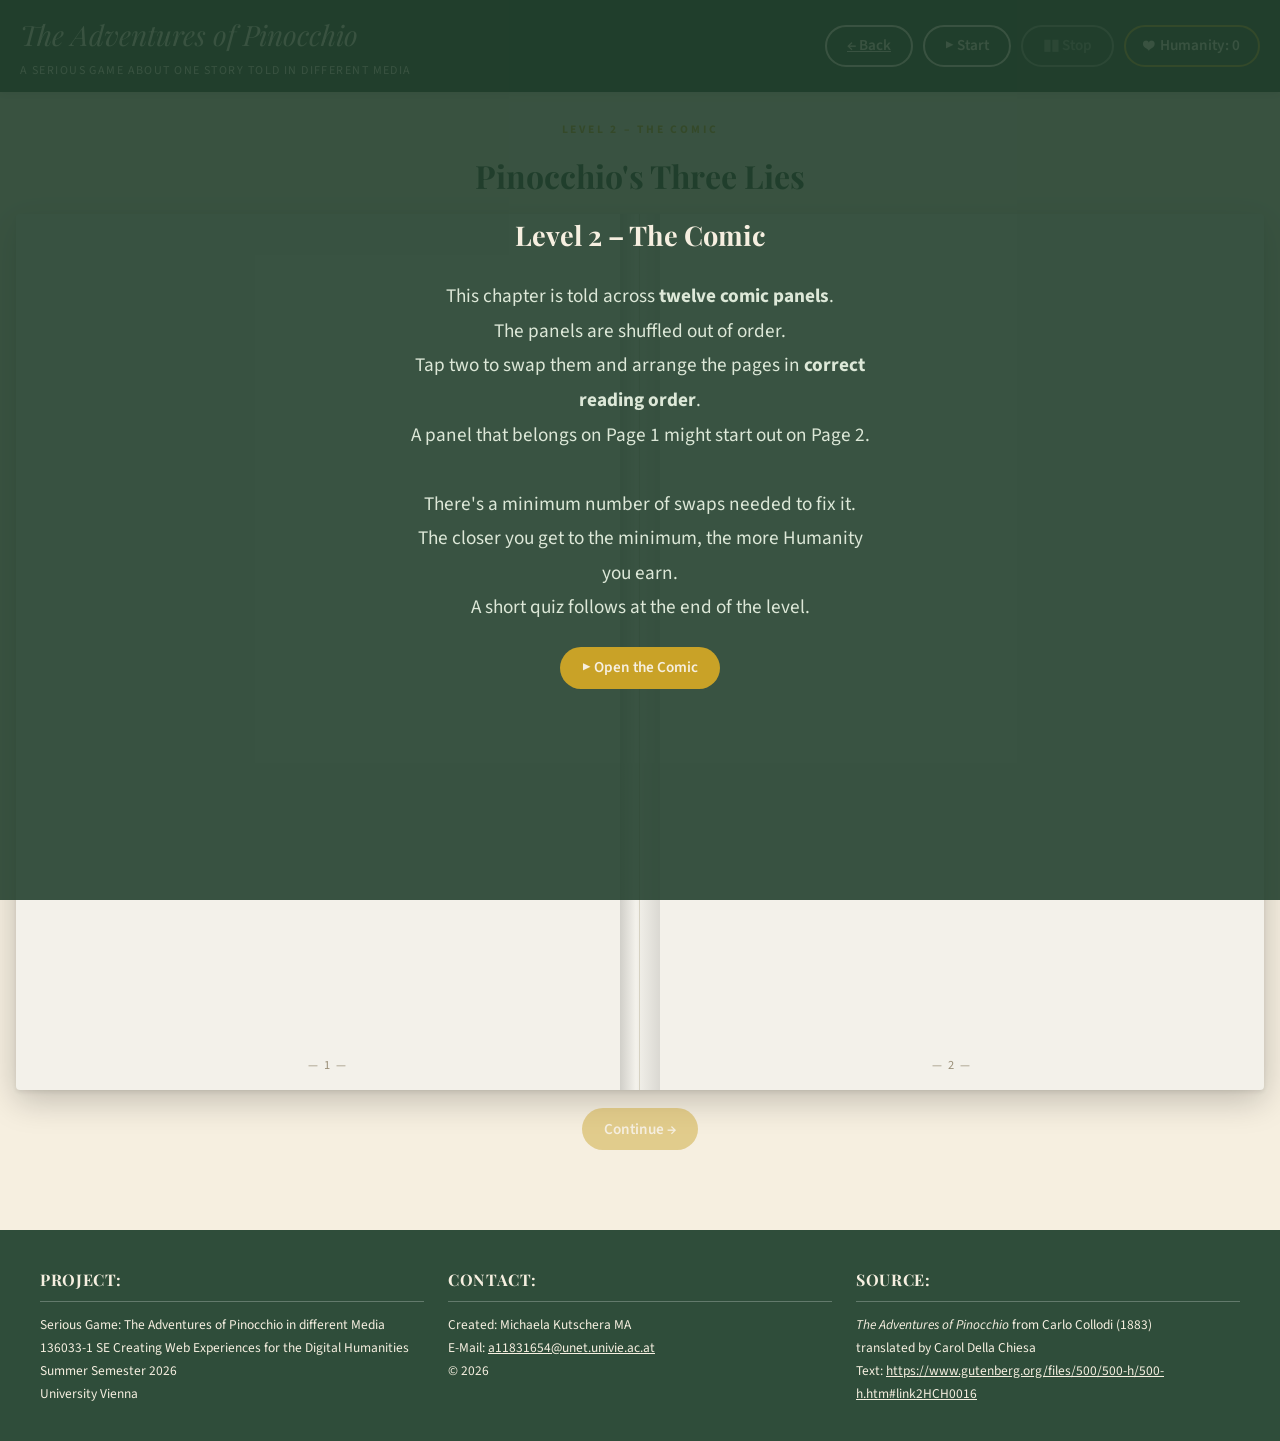
<file: html/level_2_quiz.html>
<!DOCTYPE html>
<html lang="en">
<head>
  <meta charset="UTF-8" />
  <meta name="viewport" content="width=device-width, initial-scale=1.0" />
  <title>Level 2 · Evaluation — Pinocchio: One Story, Many Media</title>
  <link rel="preconnect" href="https://fonts.googleapis.com">
  <link href="https://fonts.googleapis.com/css2?family=Bangers&family=Lora:ital,wght@0,400;0,600;1,400&family=Playfair+Display:ital,wght@0,700;1,700&family=Source+Sans+3:wght@400;600;700&display=swap" rel="stylesheet">
  <link rel="stylesheet" href="../css/style.css" />
  <link rel="stylesheet" href="../css/quiz.css" />
</head>
<body class="quiz-body">

  <!-- ============ TOP BAR ============ -->
  <header class="top-bar">
    <p class="game-title">
      <em>The Adventures of Pinocchio</em>
      <small>A Serious Game about one Story told in different Media</small>
    </p>
    <div class="top-bar-controls">
            <a class="btn btn-secondary" href="../index.html" id="backBtn">&larr; Back</a>
      <span class="badge badge-gold"><span class="badge-icon">❤</span> <span id="humanityBadge">Humanity: 0</span></span>
    </div>
  </header>

  <main class="quiz-stage">
    <div class="quiz-card">
      <h2>Thinking About the Comic as a Medium</h2>
      <p class="quiz-progress" id="progressText">Question 1 of 4</p>

      <div class="quiz-steps">

        <!-- Q1 -->
        <div class="quiz-step active" data-qid="q1">
          <p class="q-text">1. In Level 1, Pinocchio's nose growing was described in words. How does the comic show the same idea?</p>
          <div class="quiz-options">
            <button class="option-btn" data-value="a">It draws the nose getting longer panel by panel, so you see the change.</button>
            <button class="option-btn" data-value="b">It doesn't show it at all and the comic skips the lying scene completely.</button>
            <button class="option-btn" data-value="c">It uses the exact same paragraph of text as the book, just printed inside a panel.</button>
          </div>
        </div>

        <!-- Q2 -->
        <div class="quiz-step" data-qid="q2">
          <p class="q-text">2. To put the panels in the correct order, what did you mostly rely on?</p>
          <div class="quiz-options">
            <button class="option-btn" data-value="a">The order things happen in the story &mdash; what logically comes before or after.</button>
            <button class="option-btn" data-value="b">Guessing, because the panels gave no clues about the sequence.</button>
            <button class="option-btn" data-value="c">Combining knowledge from level 1 with the new viusal input.</button>
          </div>
        </div>

        <!-- Q3 -->
        <div class="quiz-step" data-qid="q3">
          <p class="q-text">3. A book is read in a fixed order. A comic page is different because&hellip;</p>
          <div class="quiz-options">
            <button class="option-btn" data-value="a">…the panels are arranged in a grid, so the reader's eye has to follow a visual layout.</button>
            <button class="option-btn" data-value="b">…a comic has no order at all and can be read starting from any panel.</button>
            <button class="option-btn" data-value="c">…comics never use grids, only splash panels.</button>
          </div>
        </div>

        <!-- SCALE -->
        <div class="quiz-step" data-qid="scale">
          <p class="q-text">4. Compared to reading the chapter as text, how much easier was it to follow the story as a sequence of images?</p>
          <div class="quiz-options scale">
            <button class="option-btn scale-option" data-value="low">Easier</button>
            <button class="option-btn scale-option" data-value="mid">About the same</button>
            <button class="option-btn scale-option" data-value="high">Harder</button>
          </div>
        </div>

        <!-- RESULTS -->
        <div class="quiz-step" data-qid="results">
          <div class="quiz-results" id="resultsContent">
            <!-- filled in by quiz2.js -->
          </div>
        </div>

      </div>

      <div class="quiz-nav" id="quizNav">
        <button class="btn btn-light" id="prevBtn" type="button">&larr; Previous</button>
        <button class="btn btn-primary" id="nextBtn" type="button" disabled>Next &rarr;</button>
      </div>
    </div>
  </main>

  <script src="../js/script.js"></script>
  <script src="../js/quiz2.js"></script>
</body>
</html>
</file>
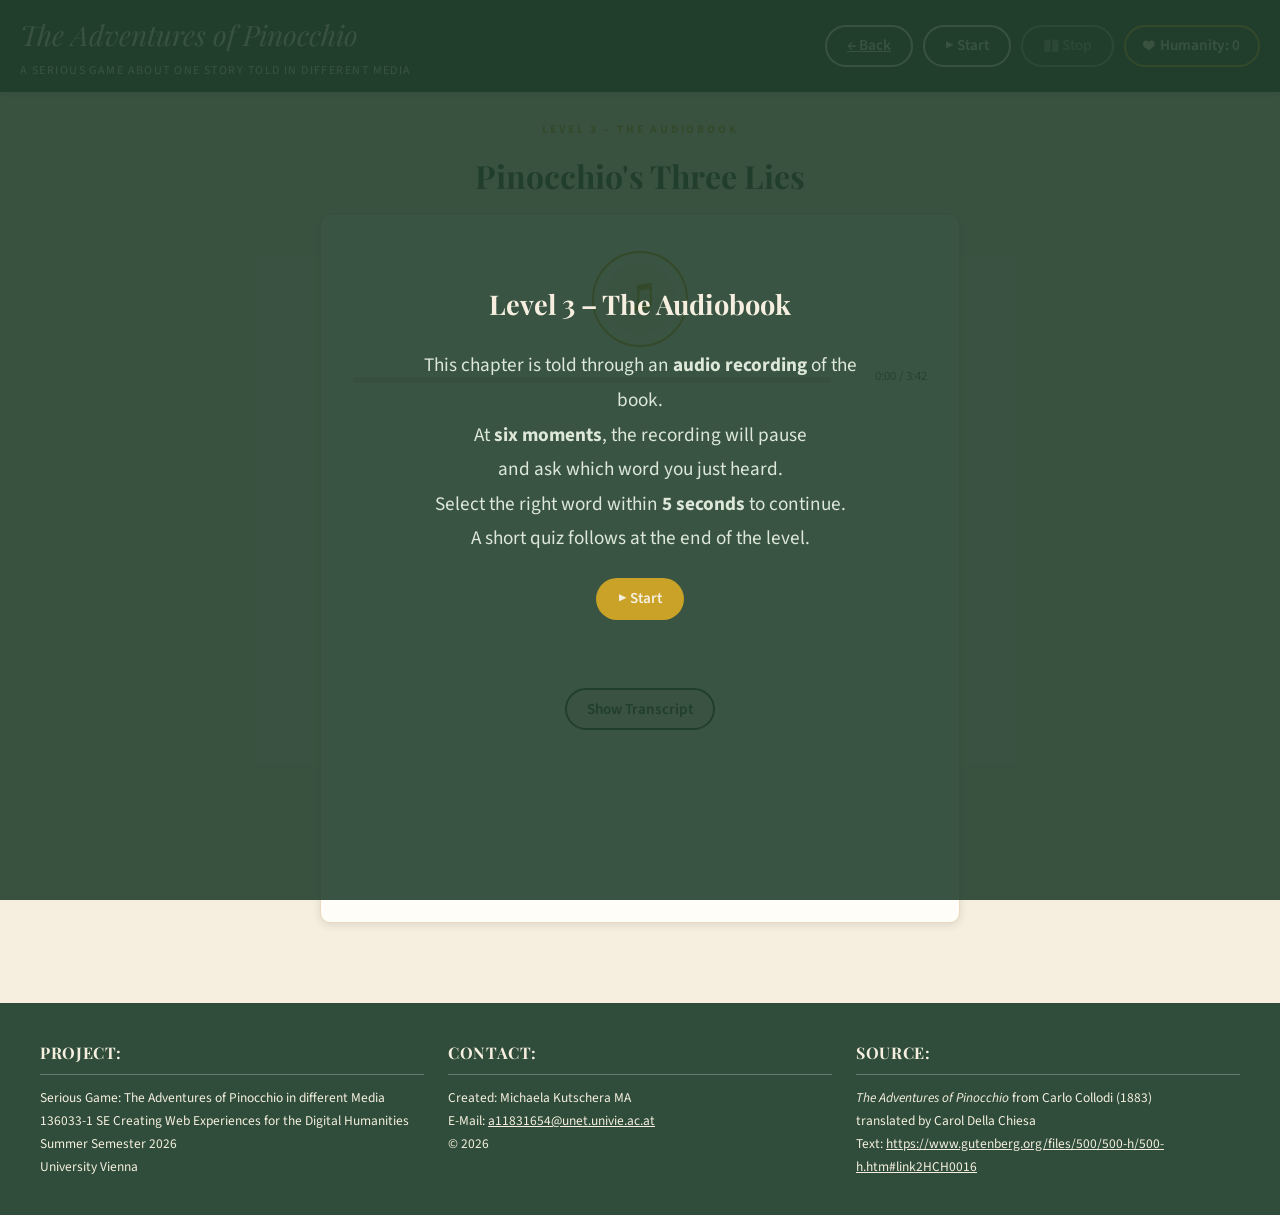
<file: html/level_3.html>
<!DOCTYPE html>
<html lang="en">
<head>
  <meta charset="UTF-8" />
  <meta name="viewport" content="width=device-width, initial-scale=1.0" />
  <title>Level 3 · The Audiobook — Pinocchio: One Story, Many Media</title>
  <link rel="preconnect" href="https://fonts.googleapis.com">
  <link href="https://fonts.googleapis.com/css2?family=Lora:ital,wght@0,400;0,600;1,400&family=Playfair+Display:ital,wght@0,700;1,700&family=Source+Sans+3:wght@400;600;700&display=swap" rel="stylesheet">
  <link rel="stylesheet" href="../css/style.css" />
  <link rel="stylesheet" href="../css/level3.css" />
</head>
<body class="level3-body">

  <!-- ============ TOP BAR ============ -->
  <header class="top-bar">
    <p class="game-title">
      <em>The Adventures of Pinocchio</em>
      <small>A Serious Game about one Story told in different Media</small>
    </p>
    <div class="top-bar-controls">
      <a class="btn btn-secondary" href="../index.html" id="backBtn">&larr; Back</a>
      <button class="btn btn-secondary" id="startBtn" type="button">&#9654; Start</button>
      <button class="btn btn-secondary" id="stopBtn"  type="button" disabled>&#9646;&#9646; Stop</button>
      <span class="badge badge-gold"><span class="badge-icon">&#10084;</span> <span id="humanityBadge">Humanity: 0</span></span>
    </div>
  </header>

  <main class="level-stage">
  <!-- Level heading -->
    <div class="chapter-heading">
      <p class="chapter-eyebrow">Level 3 – The Audiobook</p>
        <h1 class="chapter-title">Pinocchio's Three Lies</h1>
    </div>

    <!-- ============ AUDIO STAGE ============ -->
    <div class="audio-stage">

      <audio id="levelAudio" src="../audio/level3_audio.mp3" preload="metadata"></audio>

      <div class="audio-visual" id="audioVisual" aria-hidden="true">
        <span class="audio-note">&#9835;</span>
      </div>

      <div class="audio-progress">
        <!-- In DEV_MODE this bar becomes scrubbable (click/drag) to test transcript timing & checkpoints. -->
        <div class="audio-progress-bar" id="audioProgressBar">
          <div class="audio-progress-track">
            <div class="audio-progress-fill" id="audioProgressFill"></div>
          </div>
          <div class="audio-progress-thumb hidden" id="audioProgressThumb"></div>
        </div>
        <span class="audio-time" id="audioTime">0:00 / 0:00</span>
      </div>

      <!-- Dev-only: play/pause without the pause overlay, so the seconds
           in #audioTime stay readable while timing the transcript. -->
      <button class="btn btn-light hidden" id="devPlayPauseBtn" type="button">Dev: Pause</button>

      <!-- Filled by level3.js with the word decision box at each checkpoint -->
      <div class="checkpoint-zone" id="checkpointZone"></div>

      <button class="btn btn-light transcript-toggle" id="transcriptToggleBtn" type="button">
        Show Transcript
      </button>
      <!-- level3.js swaps the text of #transcriptLine to match the
           current point in the recording. -->
      <div class="transcript-panel collapsed" id="transcriptPanel">
        <p class="transcript-line" id="transcriptLine">Transcript will appear here once you press Start.</p>
      </div>
    </div>
  </main>

  <!-- ============ OVERLAYS ============ -->
  <!-- ============ LEVELSTART OVERLAY ============ -->
  <div class="overlay" id="startOverlay">
    <div class="overlay-box">
      <h2>Level 3 – The Audiobook</h2>
      <p>This chapter is told through an <strong> audio recording</strong> of the book.<br/>
      At <strong>six moments</strong>, the recording will pause<br/>
      and ask which word you just heard.<br/>
      Select the right word within <strong>5 seconds </strong>to continue.<br/>
      A short quiz follows at the end of the level.</p>
      <button class="btn btn-primary" id="overlayStartBtn" type="button">&#9654; Start</button>
    </div>
  </div>

  <!-- ============ OVERLAY PAUSE ============ -->
  <div class="overlay hidden" id="pauseOverlay">
    <div class="overlay-box">
      <h2>Paused</h2>
      <p>The game is paused.</p>
      <button class="btn btn-primary" id="resumeBtn" type="button">&#9654; Resume</button>
    </div>
  </div>

  <!-- ============ FINISH OVERLAY ============ -->
  <div class="overlay hidden" id="finishOverlay">
    <div class="overlay-box">
      <h2>Chapter Complete</h2>
      <p id="finishText"></p>
      <a class="btn btn-primary" id="continueBtn" href="level3_quiz.html">
        Continue &rarr;
      </a>
    </div>
  </div>

  <div class="overlay hidden" id="doneOverlay">
    <div class="overlay-box">
      <h2>Already Completed</h2>
      <p id="doneText">You have already played through this chapter.</p>
      <a class="btn btn-primary" href="../index.html">Return to Start</a>
    </div>
  </div>

  <!-- ============ FOOTER ============ -->
  <footer class="site-footer">
    <div class="footer-grid">
      <div class="footer-content">
        <h3>Project:</h3>
        <p>Serious Game: The Adventures of Pinocchio in different Media<br/>
        136033-1 SE Creating Web Experiences for the Digital Humanities<br/>
        Summer Semester 2026<br/>
        University Vienna</p>
        </div>
        <div class="footer-content">
          <h3>Contact:</h3>
          <p> Created: Michaela Kutschera MA<br/>
              E-Mail: <a href="a11831654@unet.univie.ac.at">a11831654@unet.univie.ac.at</a><br>
              &copy; 2026</p>
        </div>
        <div class="footer-content">
          <h3>Source:</h3>
          <p><em>The Adventures of Pinocchio</em> from Carlo Collodi (1883)<br/>
            translated by Carol Della Chiesa <br/>  
            Text: <a href="https://www.gutenberg.org/files/500/500-h/500-h.htm#link2HCH0016">https://www.gutenberg.org/files/500/500-h/500-h.htm#link2HCH0016</a></p>
        </div>
      </div> 
    </div>
  </footer>

  <script src="../js/script.js"></script>
  <script src="../js/level3.js"></script>
</body>
</html>
</file>
<file: css/style.css>
/* =========================================================
   style.css
   Shared styles for the Pinocchio Serious Game
   (header, buttons, badges, layout, footer, index page sections)
   ========================================================= */
/* Claude.ai provided assistance in the creation of the following code section.*/

:root {
  /* -- Palette: forest green primary + gold accent. -- */
  --paper:            #f6efe0;   /* warm cream paper, neutral*/
  --paper-dark:       #ead9bd;
  --ink:              #2b2420;   /* warm near-black ink */
  --ink-soft:         #5b6259;   /* neutral taupe-green for secondary text */
  --forest:           #2f4d3a;   /* primary brand green (header, footer, headings, links) */
  --overlay-green:    #1f3d2b;   /* darker green scrim behind pause/finish/done overlays */
  --overlay-green-rgb: 31, 61, 43; /* same colour as --overlay-green, as r,g,b for rgba() use */
  --gold:             #c9a227;   /* buttons, badges, borders */
  --thread:           #2f4d3a;   /* small-caps label accent*/
  --success:          #3d6636;
  --error:            #a33d3d;

  /* -- Type -- */
  --font-display: 'Playfair Display', Georgia, serif;
  --font-body:    'Source Sans 3', 'Segoe UI', Arial, sans-serif;
  --font-book:    'Lora', Georgia, 'Times New Roman', serif;

  --radius: 10px;
  --shadow: 0 6px 18px rgba(44, 36, 32, 0.18);
  --shadow-soft: 0 2px 8px rgba(44, 36, 32, 0.12);

  /* -- Shared size for every header control (buttons, badge, speed pills) -- */
  --control-height: 42px;
}

* { box-sizing: border-box; }

html {
  overflow-y: scroll;
}

html, body {
  margin: 0;
  padding: 0;
  font-family: var(--font-body);
  background: var(--paper);
  color: var(--ink);
  line-height: 1.8;
}

img { max-width: 100%; display: block; }

/* Generic visibility utility (eg. Dev Pause Button level 3) */
.hidden { display: none !important; }

a { color: var(--forest); }

h1, h2, h3, h4 {
  font-family: var(--font-display);
  color: var(--forest);
  margin-top: 0;
}

/* =========================================================
   Header / top bar (used on every page)
   ========================================================= */

.top-bar {
  position: sticky;
  top: 0;
  z-index: 50;
  display: flex;
  align-items: center;
  justify-content: space-between;
  gap: 12px;
  flex-wrap: wrap;
  background: var(--forest);
  padding: 10px 20px;
  box-shadow: var(--shadow-soft);
}

.top-bar .game-title {
  font-family: var(--font-display);
  font-size: 1.75rem;
  color: var(--paper);
  margin: 0;
  white-space: nowrap;
}

.top-bar .game-title small {
  display: block;
  font-family: var(--font-body);
  font-size: 0.75rem;
  font-weight: 400;
  letter-spacing: 0.12em;
  text-transform: uppercase;
  color: var(--paper);
}

.top-bar-controls {
  display: flex;
  align-items: center;
  gap: 10px;
  flex-wrap: wrap;
}

/* =========================================================
   Buttons
   ========================================================= */

.btn {
  font-family: var(--font-body);
  font-size: 0.95rem;
  font-weight: 600;
  height: var(--control-height);
  padding: 0 20px;
  border-radius: 999px;
  border: 2px solid transparent;
  cursor: pointer;
  transition: transform 0.08s ease, background 0.15s ease, color 0.15s ease;
  display: inline-flex;
  align-items: center;
  justify-content: center;
  gap: 6px;
  line-height: 1;
  box-sizing: border-box;
}

.btn:active { transform: scale(0.97); }

.btn-primary {
  background: var(--gold);
  color: var(--paper);
}
.btn-primary:hover { background: #e0b34a; }

.btn-secondary {
  background: transparent;
  color: var(--paper);
  border-color: var(--paper);
}
.btn-secondary:hover { background: rgba(246, 239, 226, 0.15); }

.btn-light {
  background: var(--paper);
  color: var(--forest);
  border-color: var(--forest);
}
.btn-light:hover { background: var(--paper-dark); }

.btn-danger {
  background: transparent;
  color: var(--paper);
  border-color: var(--gold);
}
.btn-danger:hover { background: rgba(178, 59, 59, 0.1); }

.btn:disabled,
.btn[aria-disabled="true"] {
  opacity: 0.45;
  cursor: not-allowed;
  pointer-events: none;
}

/* =========================================================
   Status badges (Humanity Points)
   ========================================================= */

.badge {
  display: inline-flex;
  align-items: center;
  justify-content: center;
  gap: 6px;
  font-size: 0.95rem;
  font-weight: 600;
  height: var(--control-height);
  padding: 0 18px;
  border-radius: 999px;
  border: 2px solid transparent;
  white-space: nowrap;
  box-sizing: border-box;
}

.badge-gold {
  border-color: var(--gold);
  color: var(--paper);
}

.badge-icon { font-size: 1rem; }

/* =========================================================
   Overlays (shared across all levels & quizzes: start/pause/
   finish/done screens)
   ========================================================= */

.overlay {
  position: fixed; inset: 0;
  background: rgba(var(--overlay-green-rgb), .88);
  display: flex; align-items: center; justify-content: center;
  z-index: 200; padding: 24px; text-align: center;
  overflow-y: auto; overscroll-behavior: contain;
}
.overlay.hidden { display: none; }
.overlay-box { max-width: 460px; color: var(--paper); }
.overlay-box h2 { color: var(--paper); font-size: 1.7rem; margin-bottom: 10px; }
.overlay-box p  { color: #dde8d8; margin-bottom: 22px; font-size: 1.2rem; }

/* =========================================================
   Page wrapper / generic sections
   ========================================================= */

.page {
  max-width: 1400px;
  margin: 0 auto;
  padding: 0 32px 60px;
  text-align: center;
}

/* Shared page wrapper for level screens that don't need a book/comic layout of their own */
.level-stage {
  max-width: 1400px;
  margin: 0 auto;
  padding: 28px 16px 80px;
}

.hero {
  text-align: center;
  padding: 56px 20px 40px;
  border-bottom: 1px solid var(--paper-dark);
  position: relative;
}

.hero .eyebrow {
  font-family: var(--font-body);
  letter-spacing: 0.22em;
  text-transform: uppercase;
  font-size: 0.78rem;
  color: var(--thread);
  font-weight: 700;
  margin-bottom: 10px;
}

.hero h1 {
  font-size: clamp(1.7rem, 3.2vw, 2.3rem);
  margin: 0 0 14px;
}

.hero p.lead {
  max-width: 760px;
  margin: 0 auto 28px;
  font-size: 1.18rem;
  color: var(--ink-soft);
}

.hero-actions {
  display: flex;
  justify-content: center;
  gap: 14px;
  flex-wrap: wrap;
}

section.block {
  margin: 50px 0;
}

section.block h2 {
  font-size: clamp(1.5rem, 3vw, 2rem);
  margin-bottom: 18px;
  color: var(--forest);
}

.two-col {
  display: grid;
  grid-template-columns: repeat(auto-fit, minmax(340px, 1fr));
  gap: 28px;
}

.card-full {
  width: 100%;
}

.card {
  background: #fffdf8;
  border: 1px solid var(--paper-dark);
  border-radius: var(--radius);
  padding: 32px;
  box-shadow: var(--shadow-soft);
  font-size: 1.08rem;
}

.card h3 {
  font-size: 1.35rem;
  margin-bottom: 10px;
}

/* =========================================================
   Level grid (index page)
   ========================================================= */

.level-grid {
  display: grid;
  grid-template-columns: repeat(auto-fit, minmax(280px, 1fr));
  gap: 28px;
}

/* 2 rows for the 4 level cards, */
.level-grid-2x2 {
  grid-template-columns: repeat(2, 1fr);
}

@media (max-width: 560px) {
  .level-grid-2x2 {
    grid-template-columns: 1fr;
  }
}

/* ---------------------------------------------------------
   Dev-mode "jump straight to the quiz" link, shown under a
   level card only while DEV_MODE is true in script.js.
   --------------------------------------------------------- */
.level-card-slot {
  display: flex;
  flex-direction: column;
}

.dev-quiz-link {
  margin-top: 8px;
  padding: 6px 10px;
  border: 1px dashed var(--error);
  border-radius: 6px;
  background: rgba(163, 61, 61, 0.08);
  color: var(--error);
  font-size: 0.78rem;
  font-weight: 700;
  text-align: center;
  text-decoration: none;
}
.dev-quiz-link:hover { background: rgba(163, 61, 61, 0.16); }
.dev-quiz-link.hidden { display: none; }

.level-card {
  position: relative;
  border-radius: var(--radius);
  padding: 32px;
  background: #fffdf8;
  border: 1px solid var(--paper-dark);
  box-shadow: var(--shadow-soft);
  display: flex;
  flex-direction: column;
  gap: 12px;
  min-height: 280px;
  transition: transform 0.15s ease, box-shadow 0.15s ease;
  text-decoration: none;
  color: inherit;
  cursor: pointer;
}

.level-card p {
  font-size: 1.05rem;
  color: var(--ink-soft);
  margin: 0;
  flex-grow: 1;
}

.level-card .level-tag {
  font-size: 0.95rem;
  font-weight: 700;
  letter-spacing: 0.18em;
  text-transform: uppercase;
  color: var(--thread);
}

.level-card h3 {
  font-size: 1.5rem;
  margin: 2px 0 0;
}

.level-card .level-status {
  margin-top: auto;
  font-size: 0.95rem;
  font-weight: 700;
  color: var(--success);
}

/* =========================================================
   Footer
   ========================================================= */
.site-footer {
  background: var(--forest);
  color: var(--paper);
  padding: 36px 40px;
  margin-top: auto;
  box-sizing: border-box;
}
 
.site-footer .footer-grid {
  display: flex;
  flex-wrap: wrap;
  justify-content: space-between;
  gap: 1.5rem;
  max-width: 1200px;
  margin: 0 auto;
}

.site-footer .footer-content {
  flex: 1 1 30%;
  min-width: 200px;
}
 
.site-footer h3 {
  font-family: var(--font-display);
  font-size: 1rem;
  color: var(--paper);
  margin: 0 0 12px;
  letter-spacing: 0.04em;
  text-transform: uppercase;
  border-bottom: 1px solid rgba(255,255,255,0.25);
  padding-bottom: 6px;
}
 
.site-footer p,
.site-footer a {
  font-size: 0.84rem;
  color: var(--paper);
  line-height: 1.7;
  margin: 0;
}
 
.site-footer a:hover {
  color: #fff;
  text-decoration: underline;
}
 
@media (max-width: 600px) {
  .site-footer .footer-grid {
    flex-direction: column;
    gap: 24px;
  }
  .site-footer .footer-content {
    flex: 1 1 100%;
  }
  .site-footer {
    padding: 28px 20px;
  }
}

/* =========================================================
   Decision boxes — inline choice UI shared by levels that ask
   the player to pick between a few options (e.g. Level 1's
   sentence blanks, Level 3's word checkpoints)
   ========================================================= */
.blank-block {
  margin: 14px 0;
}

.blank-result {
  border-radius: 4px;
  padding: 8px 10px;
  font-style: italic;
}
.blank-result.correct   { background: rgba(79,121,66,.16);  color: #2f4a28; }
.blank-result.incorrect { background: rgba(163,61,61,.13); color: #6e2a2a; }

.decision-box {
  background: #f5f0e4;
  border: 1px solid #ddd5b8;
  border-left: 4px solid var(--gold);
  border-radius: 6px;
  padding: 14px 16px;
  font-family: var(--font-body);
}

.decision-header {
  display: flex;
  align-items: baseline;
  justify-content: space-between;
  gap: 10px;
  margin-bottom: 8px;
  flex-wrap: wrap;
}

.decision-header h3 {
  font-family: var(--font-display);
  font-size: 0.95rem;
  color: var(--forest);
  margin: 0;
}

.decision-time {
  font-weight: 700;
  color: var(--gold);
  font-size: 0.92rem;
  white-space: nowrap;
}

.countdown-bar {
  height: 5px;
  background: #e2dcc8;
  border-radius: 3px;
  overflow: hidden;
  margin-bottom: 12px;
}
.countdown-fill {
  height: 100%;
  width: 100%;
  background: var(--gold);
  transition: width 1s linear, background-color .3s;
}
.countdown-fill.low { background: #c0392b; }

.decision-options {
  display: flex;
  flex-direction: column;
  gap: 8px;
}

.decision-btn {
  text-align: left;
  font-family: var(--font-book);
  font-size: 0.92rem;
  line-height: 1.45;
  border-radius: 6px;
  padding: 10px 12px;
  cursor: pointer;
  background: transparent;
  color: var(--ink);
  border: 1.5px solid #ccc3a8;
  transition: border-color .12s, background .12s;
}

.decision-btn:hover:not(:disabled) {
  border-color: var(--gold);
  background: rgba(201,162,39,.07);
}

.decision-btn.chosen-correct   { border-color: #4f7942 !important; background: rgba(79,121,66,.16) !important; font-weight: 600; }
.decision-btn.chosen-incorrect { border-color: #c0392b !important; background: rgba(192,57,43,.10) !important; }
.decision-btn:disabled { cursor: default; }

/* =========================================================
   Reduced motion
   ========================================================= */

@media (prefers-reduced-motion: reduce) {
  * { transition: none !important; animation: none !important; }
}

/* =========================================================
   Responsive tweaks
   ========================================================= */

@media (max-width: 600px) {
  .hero { padding: 40px 16px 30px; }
  .top-bar { padding: 8px 12px; }
  .top-bar .game-title { font-size: 1.05rem; }
}
</file>
<file: html/style.css>
/* =========================================================
   style.css
   Shared styles for the Pinocchio Serious Game
   (header, buttons, badges, layout, index page sections)
   ========================================================= */

:root {
  /* -- Palette: forest green + Pinocchio gold -- */
  --paper:        #f4f1e3;   /* warm, faintly sage-tinted paper */
  --paper-dark:   #e2e4cf;
  --ink:          #21281f;   /* near-black, slightly green ink */
  --ink-soft:     #51604c;
  --wood:         #3f6b4f;   /* mid forest green */
  --wood-dark:    #9f570e;   /* brown */
  --gold:         #c9a227;   /* wax-seal / marionette gold */
  --thread:       #c9a227;   /* signature thread, now gold */
  --success:      #4f7942;
  --error:        #a33d3d;

  /* -- Type -- */
  --font-display: 'Playfair Display', Georgia, serif;
  --font-body:    'Source Sans 3', 'Segoe UI', Arial, sans-serif;
  --font-book:    'Lora', Georgia, 'Times New Roman', serif;

  --radius: 10px;
  --shadow: 0 6px 18px rgba(44, 36, 32, 0.18);
  --shadow-soft: 0 2px 8px rgba(44, 36, 32, 0.12);
}

* { box-sizing: border-box; }

html, body {
  margin: 0;
  padding: 0;
  font-family: var(--font-body);
  background: var(--paper);
  color: var(--ink);
  line-height: 1.6;
}

img { max-width: 100%; display: block; }

a { color: var(--wood-dark); }

h1, h2, h3, h4 {
  font-family: var(--font-display);
  color: var(--wood-dark);
  margin-top: 0;
}

/* =========================================================
   Header / top bar (used on every page)
   ========================================================= */

.top-bar {
  position: sticky;
  top: 0;
  z-index: 50;
  display: flex;
  align-items: center;
  justify-content: space-between;
  gap: 12px;
  flex-wrap: wrap;
  background: var(--wood-dark);
  color: var(--paper);
  padding: 10px 20px;
  box-shadow: var(--shadow-soft);
}

.top-bar .game-title {
  font-family: var(--font-display);
  font-size: 1.25rem;
  color: var(--paper);
  margin: 0;
  white-space: nowrap;
}

.top-bar .game-title small {
  display: block;
  font-family: var(--font-body);
  font-size: 0.7rem;
  font-weight: 400;
  letter-spacing: 0.12em;
  text-transform: uppercase;
  color: var(--gold);
}

.top-bar-controls {
  display: flex;
  align-items: center;
  gap: 10px;
  flex-wrap: wrap;
}

/* =========================================================
   Buttons
   ========================================================= */

.btn {
  font-family: var(--font-body);
  font-size: 0.95rem;
  font-weight: 600;
  padding: 9px 18px;
  border-radius: 999px;
  border: 2px solid transparent;
  cursor: pointer;
  transition: transform 0.08s ease, background 0.15s ease, color 0.15s ease;
  text-decoration: none;
  display: inline-flex;
  align-items: center;
  gap: 6px;
  line-height: 1;
}

.btn:active { transform: scale(0.97); }

.btn-primary {
  background: var(--gold);
  color: var(--wood-dark);
}
.btn-primary:hover { background: #e0b34a; }

.btn-secondary {
  background: transparent;
  color: var(--paper);
  border-color: var(--paper);
}
.btn-secondary:hover { background: rgba(246, 239, 226, 0.15); }

.btn-light {
  background: var(--paper);
  color: var(--wood-dark);
  border-color: var(--wood-dark);
}
.btn-light:hover { background: var(--paper-dark); }

.btn-danger {
  background: transparent;
  color: var(--thread);
  border-color: var(--thread);
}
.btn-danger:hover { background: rgba(178, 59, 59, 0.1); }

.btn:disabled,
.btn[aria-disabled="true"] {
  opacity: 0.45;
  cursor: not-allowed;
  pointer-events: none;
}

/* =========================================================
   Status badges (timer, humanity counter)
   ========================================================= */

.badge {
  display: inline-flex;
  align-items: center;
  gap: 6px;
  font-size: 0.85rem;
  font-weight: 600;
  padding: 6px 12px;
  border-radius: 999px;
  background: rgba(246, 239, 226, 0.1);
  border: 1px solid rgba(246, 239, 226, 0.35);
  color: var(--paper);
  white-space: nowrap;
}

.badge-gold {
  background: rgba(201, 152, 46, 0.18);
  border-color: var(--gold);
  color: var(--gold);
}

.badge-icon { font-size: 1rem; }

/* =========================================================
   Page wrapper / generic sections
   ========================================================= */

.page {
  max-width: 1000px;
  margin: 0 auto;
  padding: 0 20px 60px;
}

.hero {
  text-align: center;
  padding: 56px 20px 40px;
  border-bottom: 1px solid var(--paper-dark);
  position: relative;
}

.hero .eyebrow {
  font-family: var(--font-body);
  letter-spacing: 0.22em;
  text-transform: uppercase;
  font-size: 0.78rem;
  color: var(--thread);
  font-weight: 700;
  margin-bottom: 10px;
}

.hero h1 {
  font-size: clamp(2rem, 5vw, 3.2rem);
  margin: 0 0 14px;
}

.hero p.lead {
  max-width: 640px;
  margin: 0 auto 28px;
  font-size: 1.08rem;
  color: var(--ink-soft);
}

.hero-actions {
  display: flex;
  justify-content: center;
  gap: 14px;
  flex-wrap: wrap;
}

/* string / thread divider — signature motif */
.thread-divider {
  display: flex;
  align-items: center;
  justify-content: center;
  gap: 14px;
  margin: 46px 0 30px;
  color: var(--thread);
}
.thread-divider::before,
.thread-divider::after {
  content: "";
  height: 1px;
  flex: 1;
  background: linear-gradient(to var(--dir, right), transparent, var(--thread) 50%, transparent);
  max-width: 220px;
}
.thread-divider span {
  font-family: var(--font-display);
  font-style: italic;
  font-size: 14px;
}

section.block {
  margin: 50px 0;
}

section.block h2 {
  font-size: clamp(1.5rem, 3vw, 2rem);
  margin-bottom: 18px;
  color: var(--wood-dark);
}

.two-col {
  display: grid;
  grid-template-columns: repeat(auto-fit, minmax(260px, 1fr));
  gap: 22px;
}

.three-col {
  display: grid;
  grid-template-columns: repeat(3, 1fr);
  gap: 22px;
}

@media (max-width: 700px) {
  .three-col { grid-template-columns: 1fr; }
}

.card-full {
  width: 100%;
}

.card {
  background: #fffdf8;
  border: 1px solid var(--paper-dark);
  border-radius: var(--radius);
  padding: 22px;
  box-shadow: var(--shadow-soft);
}

.card h3 {
  font-size: 1.1rem;
  margin-bottom: 8px;
}

/* =========================================================
   Level grid (index page)
   ========================================================= */

.level-grid {
  display: grid;
  grid-template-columns: repeat(auto-fit, minmax(230px, 1fr));
  gap: 22px;
}

/* Always exactly 2 columns / 2 rows for the 4 level cards,
   so 3+1 never happens. Not optimized for narrow phones --
   this game is meant to be played in a browser. */
.level-grid-2x2 {
  grid-template-columns: repeat(2, 1fr);
}

@media (max-width: 560px) {
  .level-grid-2x2 {
    grid-template-columns: 1fr;
  }
}

.level-card {
  position: relative;
  border-radius: var(--radius);
  padding: 22px;
  background: #fffdf8;
  border: 1px solid var(--paper-dark);
  box-shadow: var(--shadow-soft);
  display: flex;
  flex-direction: column;
  gap: 10px;
  min-height: 230px;
  transition: transform 0.15s ease, box-shadow 0.15s ease;
}

.level-card.is-active {
  border-color: var(--gold);
}

.level-card.is-active:hover {
  transform: translateY(-4px);
  box-shadow: var(--shadow);
}

.level-card .level-eyebrow {
  font-size: 0.72rem;
  letter-spacing: 0.18em;
  text-transform: uppercase;
  color: var(--thread);
  font-weight: 700;
}

.level-card .swatch {
  width: 100%;
  height: 64px;
  border-radius: 6px;
  margin-bottom: 4px;
}

.swatch.book   { background: repeating-linear-gradient(135deg, #2c2420 0 6px, #f6efe2 6px 12px); }
.swatch.comic  { background: linear-gradient(135deg, #ffffff 0%, #ffffff 49%, #e8462e 50%, #2c2420 100%); }
.swatch.film   { background: radial-gradient(circle at 30% 30%, #fcefc7 0%, #2c2420 70%); }
.swatch.game   { background: repeating-conic-gradient(#3f9b5f 0% 25%, #2c2420 0% 50%) 0 0/16px 16px; }

.level-card p {
  font-size: 0.92rem;
  color: var(--ink-soft);
  margin: 0;
  flex-grow: 1;
}

.level-card .level-footer {
  display: flex;
  align-items: center;
  justify-content: space-between;
  margin-top: 6px;
}

.tag {
  font-size: 0.72rem;
  font-weight: 700;
  letter-spacing: 0.08em;
  text-transform: uppercase;
  padding: 4px 10px;
  border-radius: 999px;
}

.tag-open {
  background: rgba(79, 121, 66, 0.15);
  color: var(--success);
}

.tag-locked {
  background: rgba(87, 74, 62, 0.12);
  color: var(--ink-soft);
}

/* ---------------------------------------------------------
   Level cards as links (index page overview)
   --------------------------------------------------------- */
.level-card {
  text-decoration: none;
  color: inherit;
  cursor: pointer;
}

.level-card .level-tag {
  font-size: 0.72rem;
  font-weight: 700;
  letter-spacing: 0.18em;
  text-transform: uppercase;
  color: var(--thread);
}

.level-card h3 {
  margin: 2px 0 0;
}

.level-card .level-status {
  margin-top: auto;
  font-size: 0.85rem;
  font-weight: 700;
  color: var(--success);
}

/* unlocked, playable card */
.level-card.unlocked {
  border-color: var(--gold);
}
.level-card.unlocked:hover {
  transform: translateY(-4px);
  box-shadow: var(--shadow);
}

/* completed card */
.level-card.completed .level-status {
  color: var(--wood-dark);
}
.level-card.completed {
  border-color: var(--success);
}

/* locked card -> not clickable, greyed out */
.level-card.locked {
  opacity: 0.55;
  cursor: default;
  pointer-events: none;
}
.level-card.locked .level-status {
  color: var(--ink-soft);
  font-weight: 600;
}

/* =========================================================
   Footer
   ========================================================= */

.site-footer {
  text-align: center;
  padding: 30px 20px 50px;
  color: var(--ink-soft);
  font-size: 0.85rem;
}

/* =========================================================
   Reduced motion
   ========================================================= */

@media (prefers-reduced-motion: reduce) {
  * { transition: none !important; animation: none !important; }
}

/* =========================================================
   Responsive tweaks
   ========================================================= */

@media (max-width: 600px) {
  .hero { padding: 40px 16px 30px; }
  .top-bar { padding: 8px 12px; }
  .top-bar .game-title { font-size: 1.05rem; }
}
</file>
<file: css/final.css>
/* =========================================================
   final.css
   ========================================================= */

.final-screen {
  max-width: 1400px;
  margin: 0 auto;
  padding: 40px 32px 60px;
  text-align: center;
}

.final-text {
    max-width: 760px;
    margin: 0 auto 28px;
    font-size: 1.18rem;
    color: var(--ink-soft);
}

/* Whole caption+image+table block fades in after the heading */
.final-reveal {
  opacity: 0;
  transform: translateY(16px);
  animation: final-reveal-in 0.7s ease-out 0.9s forwards;
}

@keyframes final-reveal-in {
  to { opacity: 1; transform: translateY(0); }
}

.stage-caption {
  display: none;
  font-family: var(--font-display);
  font-size: 1.4rem;
  font-weight: 700;
  text-align: center;
  margin: 10px 0 24px;
  color: var(--forest);
}

.stage-caption.active {
  display: block;
}

/* Image and table sit side by side once there is room, and wrap to a
   stacked layout on narrower screens. */
.final-row {
  display: flex;
  flex-wrap: wrap;
  justify-content: center;
  align-items: stretch;
  gap: 40px;
}

.stage-img-wrap {
  display: none;
  position: relative;
  max-width: 280px;
  width: 100%;
  border-radius: var(--radius);
  box-shadow: var(--shadow);
  overflow: hidden;
}

.stage-img-wrap.active {
  display: block;
  animation: stage-img-in 0.6s ease-out 0.1s both;
}

.stage-img {
  display: block;
  width: 100%;
}

.stage-img-wrap::after {
  content: "";
  position: absolute;
  top: 0;
  left: -60%;
  width: 40%;
  height: 100%;
  background: linear-gradient(115deg, rgba(255,255,255,0) 0%, rgba(255,241,199,0.9) 50%, rgba(255,255,255,0) 100%);
  transform: skewX(-20deg);
  animation: stage-shine 1.2s ease-in-out 0.5s 1;
}

@keyframes stage-img-in {
  from { opacity: 0; transform: scale(0.94); }
  to   { opacity: 1; transform: scale(1); }
}

@keyframes stage-shine {
  0%   { left: -60%; }
  100% { left: 140%; }
}

.final-summary {
  flex: 1 1 320px;
  max-width: 500px;
  margin: 0;
  background: #fffdf8;
  border: 1px solid var(--paper-dark);
  border-radius: var(--radius);
  padding: 32px;
  box-shadow: var(--shadow-soft);
  font-size: 1.08rem;
  text-align: left;
}

.final-summary h2 {
  font-size: 1.35rem;
  margin-bottom: 18px;
  text-align: center;
}

.final-summary table {
  width: 100%;
  border-collapse: collapse;
  font-family: var(--font-body);
}

.final-summary td {
  padding: 8px 4px;
}

.final-summary td:last-child {
  text-align: right;
  font-weight: 600;
}

.final-summary tr {
  border-bottom: 1px solid var(--paper-dark);
}

.level-row td:first-child {
  font-weight: 600;
  color: var(--forest);
}

.total-row {
  background-color: rgba(201, 162, 39, 0.12);
  font-weight: 700;
  color: var(--forest);
  border-top: 2px solid var(--gold);
  border-bottom: none;
}

.total-row td {
  padding-top: 12px;
  padding-bottom: 12px;
}
</file>
<file: css/quiz.css>
/* =========================================================
   quiz.css
   Step-based evaluation page.
   Reuses the green & gold palette from style.css.
   ========================================================= */

.quiz-stage {
  min-height: calc(100vh - 60px); /* viewport minus top bar */
  display: flex;
  align-items: center;
  justify-content: center;
  padding: 16px;
}

.quiz-card {
  width: 100%;
  max-width: 900px;
  max-height: 100%;
  background: #fffdf6;
  border-radius: var(--radius);
  box-shadow: var(--shadow);
  padding: clamp(28px, 5vw, 56px);
  display: flex;
  flex-direction: column;
  overflow: hidden;
}

.quiz-eyebrow {
  font-family: var(--font-body);
  font-size: 0.75rem;
  letter-spacing: 0.22em;
  text-transform: uppercase;
  color: var(--thread);
  font-weight: 700;
  margin-bottom: 6px;
}

.quiz-card h2 {
  font-size: clamp(1.2rem, 3vw, 1.6rem);
  margin-bottom: 4px;
}

.quiz-progress {
  font-family: var(--font-body);
  font-size: 0.8rem;
  color: var(--ink-soft);
  margin-bottom: 18px;
}

.quiz-steps {
  flex: 1;
  display: flex;
  flex-direction: column;
  min-height: 0;
  overflow: hidden;
}

.quiz-step {
  flex: 1;
  display: none;
  flex-direction: column;
  min-height: 0;
  overflow: hidden;
}

.quiz-step.active {
  display: flex;
}

.quiz-step .q-text {
  font-family: var(--font-body);
  font-weight: 600;
  font-size: clamp(1.05rem, 2.4vw, 1.3rem);
  margin-bottom: 20px;
}

.quiz-options {
  display: flex;
  flex-direction: column;
  gap: 14px;
  overflow-y: auto;
}

.quiz-options.scale {
  flex-direction: row;
  flex-wrap: wrap;
}

.option-btn {
  text-align: left;
  font-family: var(--font-body);
  font-size: 1.02rem;
  background: #fff;
  border: 1.5px solid var(--paper-dark);
  border-radius: 8px;
  padding: 16px 18px;
  cursor: pointer;
  transition: border-color 0.12s ease, background 0.12s ease;
}

.option-btn:hover:not(:disabled) {
  border-color: var(--gold);
}

.option-btn.selected {
  border-color: var(--gold);
  background: rgba(201, 162, 39, 0.15);
  font-weight: 600;
}

.option-btn.scale-option {
  flex: 1 1 150px;
  text-align: center;
}

.option-btn.correct {
  border-color: var(--success);
  background: rgba(79, 121, 66, 0.14);
}

.option-btn.incorrect {
  border-color: var(--error);
  background: rgba(163, 61, 61, 0.12);
}

.option-btn:disabled {
  cursor: default;
  opacity: 0.85;
}

/* ---------------------------------------------------------
   Navigation row
   --------------------------------------------------------- */

.quiz-nav {
  display: flex;
  justify-content: space-between;
  align-items: center;
  margin-top: 18px;
  flex-wrap: wrap;
  gap: 10px;
}

/* ---------------------------------------------------------
   Results step
   --------------------------------------------------------- */

.quiz-results {
  text-align: center;
  display: flex;
  flex-direction: column;
  justify-content: center;
  flex: 1;
}

.quiz-results .humanity-earned {
  font-family: var(--font-display);
  font-size: clamp(2rem, 6vw, 2.6rem);
  color: var(--forest);
  margin: 10px 0;
}

.quiz-results .breakdown {
  font-family: var(--font-body);
  font-size: 0.92rem;
  color: var(--ink-soft);
  margin-bottom: 18px;
}

/* ---------------------------------------------------------
   Responsive
   --------------------------------------------------------- */

@media (max-width: 500px) {
  .quiz-card { padding: 18px; }
  .quiz-options.scale { flex-direction: column; }
}
</file>
<file: css/level1.css>
/* =========================================================
   level1.css  —  "The Book"

   4-page flip-book shown as 2 spreads (pages 1+2, 3+4).
   Pages have a natural height (a min-height for a "book"
   feel, but they grow if content needs more room — nothing
   is ever clipped). Decision options + countdown bar appear
   inline, directly where the blank is in the text.

   Overlays (start/pause/finish/done) are styled globally in
   style.css, so every level & quiz page looks the same.
   ========================================================= */
/* Claude.ai provided assistance in the creation of the following code section.*/

.book-stage {
  max-width: 1400px;
  margin: 0 auto;
  padding: 28px 16px 80px;
}

/* ---------------------------------------------------------
   Chapter heading — above the spread
   --------------------------------------------------------- */
.chapter-heading {
  text-align: center;
  margin-bottom: 18px;
}

.chapter-eyebrow {
  font-family: var(--font-body);
  font-size: 0.72rem;
  letter-spacing: 0.24em;
  text-transform: uppercase;
  color: var(--gold);
  font-weight: 700;
  margin: 0 0 6px;
}

.chapter-title {
  font-size: clamp(1.4rem, 3vw, 2rem);
  margin: 0 0 6px;
  color: var(--forest);
}

.chapter-source {
  font-family: var(--font-body);
  font-size: 0.8rem;
  color: var(--ink-soft);
  margin: 0;
}

/* ---------------------------------------------------------
   Spread
   --------------------------------------------------------- */
.book-spread {
  display: flex;
  align-items: stretch;
  background: #fff;
  border-radius: 4px;
  box-shadow:
    0 2px 4px rgba(0,0,0,.08),
    0 10px 34px rgba(0,0,0,.22);
  position: relative;
}

/* spine shadow */
.book-spread::after {
  content: "";
  position: absolute;
  top: 0; bottom: 0; left: 50%;
  width: 40px;
  margin-left: -20px;
  background: linear-gradient(to right,
    rgba(0,0,0,.13) 0%,
    rgba(255,255,255,.05) 40%,
    rgba(0,0,0,.09) 100%);
  pointer-events: none;
  z-index: 2;
}

/* ---------------------------------------------------------
   Each page
   Fixed minimum height per spread, calibrated so the page
   already has its final size before any text/decision boxes
   are typed in — nothing grows or shifts as content appears.
   --------------------------------------------------------- */
.book-page {
  flex: 1 1 50%;
  min-width: 0;
  min-height: 560px;          /* fallback */
  padding: clamp(24px, 4vw, 52px) clamp(20px, 3.5vw, 46px);
  padding-bottom: 48px;       /* room for page number */
  font-family: var(--font-book);
  color: #1a1a1a;
  position: relative;
  display: flex;
  flex-direction: column;
  box-sizing: border-box;
}

/* Spread 1 (pages 1+2): page 1 has one long, continuous
   narration plus an illustration (no decision boxes); page 2
   has shorter text but two decision boxes. */
.book-spread.spread-0 .book-page {
  min-height: 980px;
}

/* Spread 2 (pages 3+4): page 3 has two decision boxes with
   shorter surrounding text; page 4 has more text plus an
   illustration and one decision box. */
.book-spread.spread-1 .book-page {
  min-height: 850px;
}

.book-page.left { border-right: 1px solid #ddd5b8; }

/* ---------------------------------------------------------
   Page numbers — pinned to the bottom centre of the page
   --------------------------------------------------------- */
.page-number {
  position: absolute;
  bottom: 14px;
  left: 0;
  right: 0;
  text-align: center;
  font-family: var(--font-body);
  font-size: 0.78rem;
  color: #9a8f78;
  letter-spacing: 0.12em;
  pointer-events: none;
}

/* ---------------------------------------------------------
   Story text
   --------------------------------------------------------- */
.story-text {
  font-size: clamp(0.95rem, 1.4vw, 1.08rem);
  line-height: 1.78;
  text-align: justify;
  hyphens: auto;
  flex: 1;
}

.story-text p { margin: 0 0 1.1em; }
.story-text p:last-child { margin-bottom: 0; }

/* drop-cap on the very first paragraph of page 1 */
#leftPageContent > p:first-child::first-letter {
  font-family: var(--font-display);
  font-size: 2.8em;
  line-height: 0.78;
  float: left;
  padding: 4px 8px 0 0;
  color: var(--forest);
}

/* blinking typewriter cursor */
.typedCursor {
  display: inline-block;
  width: 2px;
  height: 1em;
  background: var(--ink);
  vertical-align: -0.15em;
  margin-left: 1px;
  animation: blink 0.85s steps(1) infinite;
}
@keyframes blink { 50% { opacity: 0; } }

/*Words start out invisible and fade in word by word*/
.story-text .word {
  opacity: 0;
  transition: opacity 0.2s ease;
}
.story-text .word.revealed {
  opacity: 1;
}

/* Speed control bar in the head. */
.speed-group {
  display: flex;
  align-items: center;
  gap: 4px;
  height: var(--control-height);
  background: rgba(246, 239, 226, 0.1);
  border: 1px solid rgba(246, 239, 226, 0.35);
  border-radius: 999px;
  padding: 0 4px;
  box-sizing: border-box;
}
.speed-btn {
  height: calc(var(--control-height) - 10px);
  padding: 0 12px;
  font-size: 0.78rem;
  border-radius: 999px;
  background: transparent;
  border-color: transparent;
  color: var(--paper);
}
.speed-btn.active {
  background: var(--gold);
  color: var(--forest);
  border-color: var(--gold);
}
 .overlay-settings {
  display: flex;
  flex-wrap: wrap;
  gap: 22px;
  justify-content: center;
  margin: 4px 0 22px;
}
.overlay-setting-label {
  font-family: var(--font-body);
  font-size: 0.78rem;
  letter-spacing: 0.08em;
  text-transform: uppercase;
  color: var(--gold);
  margin: 0 0 6px;
  text-align: center;
}
.qtimer-btn {
  height: calc(var(--control-height) - 10px);
  padding: 0 12px;
  font-size: 0.78rem;
  border-radius: 999px;
  background: transparent;
  border-color: transparent;
  color: var(--paper);
}
.qtimer-btn.active {
  background: var(--gold);
  color: var(--forest);
  border-color: var(--gold);
}

/* ---------------------------------------------------------
   Inline illustrations
   --------------------------------------------------------- */
.inline-illustration {
  display: flex;
  flex-direction: column;
  align-items: center;
  justify-content: center;
  margin: 20px auto;
  width: 100%;
  text-align: center;
}

.inline-illustration img {
  max-width: 80%;
  max-height: 280px;
  object-fit: contain;
  border-radius: 3px;
  border: 2px dashed var(--gold);
  background: rgba(201,162,39,.06);
  padding: 8px;
}

.inline-illustration img.loaded {
  border: none;
  background: none;
  padding: 0;
}

.inline-illustration figcaption {
  font-family: var(--font-body);
  font-size: 0.74rem;
  color: #9a8f78;
  font-style: italic;
  margin-top: 4px;
}

/* ---------------------------------------------------------
   Page-turn controls
   --------------------------------------------------------- */
.spread-nav {
  display: flex;
  align-items: center;
  justify-content: center;
  gap: 20px;
  margin-top: 18px;
  flex-wrap: wrap;
}

.spread-indicator {
  font-family: var(--font-body);
  font-size: 0.85rem;
  color: var(--ink-soft);
  min-width: 120px;
  text-align: center;
}

/* ---------------------------------------------------------
   "Ready" pulse — draws attention to Next / Continue once
   all blanks on the current spread (or the whole book) are
   answered, so it's clear what to do next.
   --------------------------------------------------------- */
@keyframes ready-pulse {
  0%, 100% {
    box-shadow: 0 0 0 0 rgba(201,162,39,.55);
  }
  50% {
    box-shadow: 0 0 0 8px rgba(201,162,39,0);
  }
}

.btn.ready {
  animation: ready-pulse 1.4s ease-out infinite;
}

/* ---------------------------------------------------------
   Responsive
   --------------------------------------------------------- */
@media (max-width: 820px) {
  .book-spread    { flex-direction: column; }
  .book-page,
  .book-spread.spread-0 .book-page,
  .book-spread.spread-1 .book-page { min-height: auto; }
  .book-page.left { border-right: none; border-bottom: 1px solid #ddd5b8; }
  .book-spread::after {
    top: 50%; bottom: auto; left: 0; right: 0;
    width: auto; height: 36px; margin-left: 0; margin-top: -18px;
    background: linear-gradient(to bottom,
      rgba(0,0,0,.10) 0%, rgba(255,255,255,.05) 50%, rgba(0,0,0,.08) 100%);
  }
}
@media (max-width: 500px) {
  .story-text { font-size: .97rem; }
}
</file>
<file: css/level2.css>
/* =========================================================
   level2.css  —  "The Comic"

   An open comic book: two pages side by side, each a 3x2
   grid of 6 panels (12 total). Panels are clicked in pairs
   to swap positions. Correctly placed panels get a green
   "Humanity" frame; everything else stays plain black/white.
  
   Overlays (start/pause/finish/done) are styled globally in
   style.css, so every level & quiz page looks the same.
   ========================================================= */
/* Claude.ai provided assistance in the creation of the following code section.*/

.comic-stage {
  max-width: 1400px;
  margin: 0 auto;
  padding: 28px 16px 80px;
}

/* ---------------------------------------------------------
Overlay
--------------------------------------------------------- */

 .overlay-settings {
  display: flex;
  flex-wrap: wrap;
  gap: 22px;
  justify-content: center;
  margin: 4px 0 22px;
}
.overlay-setting-label {
  font-family: var(--font-body);
  font-size: 0.78rem;
  letter-spacing: 0.08em;
  text-transform: uppercase;
  color: var(--gold);
  margin: 0 0 6px;
  text-align: center;
}

/* ---------------------------------------------------------
   Chapter heading
   --------------------------------------------------------- */
.chapter-heading {
  text-align: center;
  margin-bottom: 10px;
}

.chapter-eyebrow {
  font-family: var(--font-body);
  font-size: 0.72rem;
  letter-spacing: 0.24em;
  text-transform: uppercase;
  color: var(--gold);
  font-weight: 700;
  margin: 0 0 6px;
}

.chapter-title {
  font-size: clamp(1.4rem, 3vw, 2rem);
  margin: 0 0 6px;
  color: var(--forest);
}

/* ---------------------------------------------------------
   Open comic book spread
   --------------------------------------------------------- */
.comic-spread {
  display: flex;
  align-items: stretch;
  background: #f3f1ea;
  border-radius: 4px;
  box-shadow:
    0 2px 4px rgba(0,0,0,.08),
    0 10px 34px rgba(0,0,0,.22);
  position: relative;
}

/* spine shadow, same motif as the book in Level 1 */
.comic-spread::after {
  content: "";
  position: absolute;
  top: 0; bottom: 0; left: 50%;
  width: 40px;
  margin-left: -20px;
  background: linear-gradient(to right,
    rgba(0,0,0,.14) 0%,
    rgba(255,255,255,.05) 40%,
    rgba(0,0,0,.10) 100%);
  pointer-events: none;
  z-index: 2;
}

/* ---------------------------------------------------------
   Each comic page
   --------------------------------------------------------- */
.comic-page {
  flex: 1 1 50%;
  min-width: 0;
  height: min(85vh, 820px); /* feste Höhe im Comic-Verhältnis */
  padding: clamp(22px, 3vw, 40px);
  padding-bottom: 46px;
  height: 876px;
  position: relative;
  display: flex;
  flex-direction: column;
  box-sizing: border-box;
}

.comic-page.left { border-right: 1px solid #d8d3c2; }

/* page numbers, same placement as Level 1 */
.page-number {
  position: absolute;
  bottom: 14px;
  left: 0;
  right: 0;
  text-align: center;
  font-family: var(--font-body);
  font-size: 0.78rem;
  color: #9a8f78;
  letter-spacing: 0.12em;
  pointer-events: none;
}

/* ---------------------------------------------------------
   Panel grid: 3 columns x 2 rows = 6 panels per page
   --------------------------------------------------------- */
.panel-grid {
  display: grid;
  grid-template-columns: repeat(2, 1fr);
  grid-template-rows: repeat(3, 220px);   /* fixed height per row */
  gap: 10px;
  flex-shrink: 0;}

.panel {
  position: relative;
  border: 3px solid #1a1a1a;
  border-radius: 2px;
  background: #fff;
  cursor: pointer;
  overflow: hidden;
  display: flex;
  align-items: center;
  justify-content: center;
  transition: border-color .15s, transform .1s, box-shadow .15s;
  box-shadow: 2px 2px 0 rgba(0,0,0,.15);
  width: 100%;
  height: 220px;
  aspect-ratio: 3 /4;
}

.panel:hover {
  box-shadow: 3px 4px 0 rgba(0,0,0,.2);
}

.panel img {
  width: 100%;
  height: 100%;
  object-fit: cover;
  display: block;
}

/* placeholder look until a real image is supplied */
.panel .panel-placeholder {
  width: 100%;
  height: 100%;
  display: flex;
  flex-direction: column;
  align-items: center;
  justify-content: center;
  gap: 4px;
  background: repeating-linear-gradient(
    135deg, #f0ede4 0 10px, #e7e2d4 10px 20px
  );
  font-family: var(--font-body);
  text-align: center;
  padding: 6px;
}

.panel .panel-placeholder .panel-number {
  font-family: 'Bangers', var(--font-display);
  font-size: 1.6rem;
  color: var(--forest);
}

.panel .panel-placeholder .panel-filename {
  font-size: 0.62rem;
  color: var(--ink-soft);
  word-break: break-all;
}

/* ---------------------------------------------------------
   Selection + feedback states
   --------------------------------------------------------- */

/* currently selected for swapping */
.panel.selected {
  border-color: var(--gold);
  box-shadow: 0 0 0 3px rgba(201,162,39,.35), 2px 2px 0 rgba(0,0,0,.15);
}

/* correctly placed -> "Humanity" frame */
.panel.correct {
  border-color: var(--success);
  box-shadow: 0 0 0 3px rgba(79,121,66,.25), 2px 2px 0 rgba(0,0,0,.15);
  cursor: default;
}

.panel.correct:hover {
  transform: none;
  box-shadow: 0 0 0 3px rgba(79,121,66,.25), 2px 2px 0 rgba(0,0,0,.15);
}

/* small checkmark badge on correctly placed panels */
.panel.correct::after {
  content: "\2713";
  position: absolute;
  top: 4px;
  right: 4px;
  width: 20px;
  height: 20px;
  border-radius: 50%;
  background: var(--success);
  color: #fff;
  font-size: 0.8rem;
  font-weight: 700;
  display: flex;
  align-items: center;
  justify-content: center;
  line-height: 1;
}

/* ---------------------------------------------------------
   Continue control
   --------------------------------------------------------- */
.spread-nav {
  display: flex;
  align-items: center;
  justify-content: center;
  gap: 20px;
  margin-top: 18px;
  flex-wrap: wrap;
}

@keyframes ready-pulse {
  0%, 100% {
    box-shadow: 0 0 0 0 rgba(201,162,39,.55);
  }
  50% {
    box-shadow: 0 0 0 8px rgba(201,162,39,0);
  }
}

.btn.ready {
  animation: ready-pulse 1.4s ease-out infinite;
}

/* ---------------------------------------------------------
   Responsive
   --------------------------------------------------------- */
@media (max-width: 820px) {
  .comic-spread    { flex-direction: column; }
  .comic-page.left { border-right: none; border-bottom: 1px solid #d8d3c2; }
  .comic-spread::after {
    top: 50%; bottom: auto; left: 0; right: 0;
    width: auto; height: 36px; margin-left: 0; margin-top: -18px;
    background: linear-gradient(to bottom,
      rgba(0,0,0,.11) 0%, rgba(255,255,255,.05) 50%, rgba(0,0,0,.09) 100%);
  }
}

@media (max-width: 480px) {
  .panel-grid { gap: 6px; }
  .panel .panel-placeholder .panel-number { font-size: 1.2rem; }
}
</file>
<file: css/level3.css>
/* =========================================================
level3.css  —  "The Audiobook"

Overlays (start/pause/finish/done) and the shared decision-box
UI (word checkpoints) are styled globally in style.css, so every
level & quiz page looks the same.
========================================================= */
/* Claude.ai provided assistance in the creation of the following code section.*/

/* ---------------------------------------------------------
Chapter heading
--------------------------------------------------------- */
.chapter-heading {
  text-align: center;
  margin-bottom: 10px;
}

.chapter-eyebrow {
  font-family: var(--font-body);
  font-size: 0.72rem;
  letter-spacing: 0.24em;
  text-transform: uppercase;
  color: var(--gold);
  font-weight: 700;
  margin: 0 0 6px;
}

.chapter-title {
  font-size: clamp(1.4rem, 3vw, 2rem);
  margin: 0 0 6px;
  color: var(--forest);
}

/* ---------------------------------------------------------
   Audio stage — the whole card holding player, progress,
   checkpoints and transcript toggle
   --------------------------------------------------------- */
.audio-stage {
  width: 640px;
  max-width: 100%;
  margin: 0 auto;
  background: #fffdf8;
  border: 1px solid var(--paper-dark);
  border-radius: var(--radius);
  box-shadow: var(--shadow-soft);
  padding: 36px 32px;
  text-align: center;
}

.audio-visual {
  width: 96px;
  height: 96px;
  margin: 0 auto 18px;
  border-radius: 50%;
  background: radial-gradient(circle, rgba(201,162,39,.18) 0%, rgba(201,162,39,.05) 70%);
  border: 2px solid var(--gold);
  display: flex;
  align-items: center;
  justify-content: center;
}

.audio-note {
  font-size: 2.4rem;
  color: var(--gold);
}

.audio-caption {
  font-family: var(--font-body);
  color: var(--ink-soft);
  font-size: 0.95rem;
  margin: 0 0 22px;
}

.audio-progress {
  display: flex;
  align-items: center;
  gap: 12px;
  margin-bottom: 26px;
}

.audio-progress-bar {
  position: relative;
  flex: 1;
  height: 6px;
  /* Extra invisible padding around the visible track (dev scrub only). */
  padding: 9px 0;
  margin: -9px 0;
}

.audio-progress-bar.dev-scrubbable { cursor: pointer; }

.audio-progress-track {
  height: 6px;
  background: #e2dcc8;
  border-radius: 3px;
  overflow: hidden;
}

.audio-progress-fill {
  height: 100%;
  width: 0%;
  background: var(--forest);
  transition: width 0.25s linear;
}

.audio-progress-bar.dragging .audio-progress-fill { transition: none; }

.audio-progress-thumb {
  position: absolute;
  top: 50%;
  left: 0%;
  width: 14px;
  height: 14px;
  margin-left: -7px;
  border-radius: 50%;
  background: var(--forest);
  border: 2px solid #fffdf8;
  box-shadow: var(--shadow-soft);
  transform: translateY(-50%);
  cursor: grab;
}
.audio-progress-thumb:active { cursor: grabbing; }
.audio-progress-thumb.hidden { display: none; }

.audio-time {
  font-family: var(--font-body);
  font-size: 0.8rem;
  color: var(--ink-soft);
  white-space: nowrap;
  min-width: 84px;
  text-align: right;
}

/* ---------------------------------------------------------
   Checkpoint zone — holds the decision-box (word checkpoint,
   styled in style.css) while a checkpoint is active
   --------------------------------------------------------- */
.checkpoint-zone {
  height: 250px;
  overflow: hidden;
  display: flex;
  align-items: center;
  justify-content: center;
  margin-bottom: 18px;
}

.checkpoint-zone .decision-box {
  width: 100%;
  text-align: left;
}

/* ---------------------------------------------------------
   Transcript toggle + panel
   --------------------------------------------------------- */
.transcript-toggle {
  margin-top: 6px;
}

.transcript-panel {
  margin-top: 16px;
  height: 140px;
  overflow: hidden;
  display: flex;
  align-items: center;
  justify-content: center;
  text-align: left;
  background: var(--paper);
  border: 1px solid var(--paper-dark);
  border-radius: 6px;
  padding: 16px 18px;
  font-family: var(--font-book);
  font-size: 0.94rem;
  line-height: 1.7;
  color: var(--ink);
}
/* Collapsed transcript keeps its reserved space, so the white
   audio-stage card never resizes when toggling or between lines. */
.transcript-panel.collapsed { visibility: hidden; }

.transcript-line {
  text-align: center;
  margin: 0;
}

/* ---------------------------------------------------------
   Responsive
   --------------------------------------------------------- */
@media (max-width: 500px) {
  .audio-stage { padding: 26px 18px; }
}
</file>
